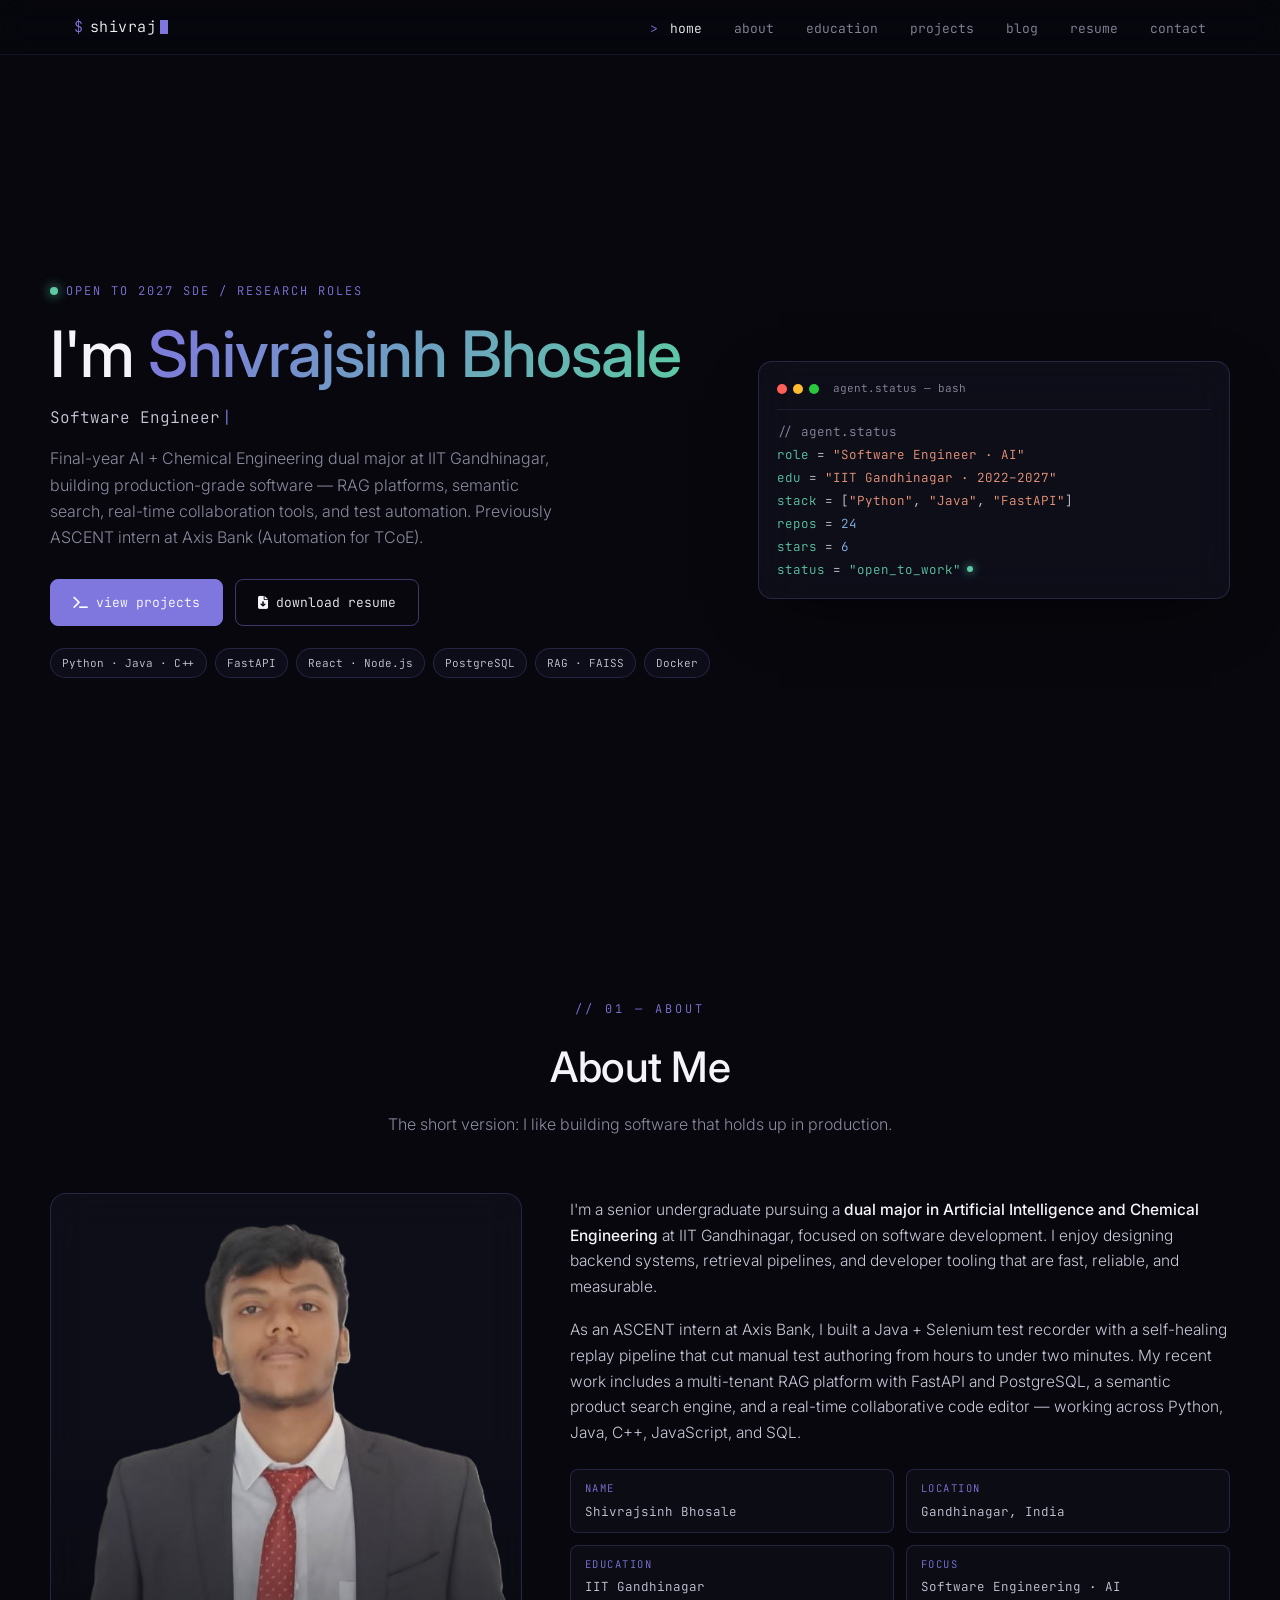
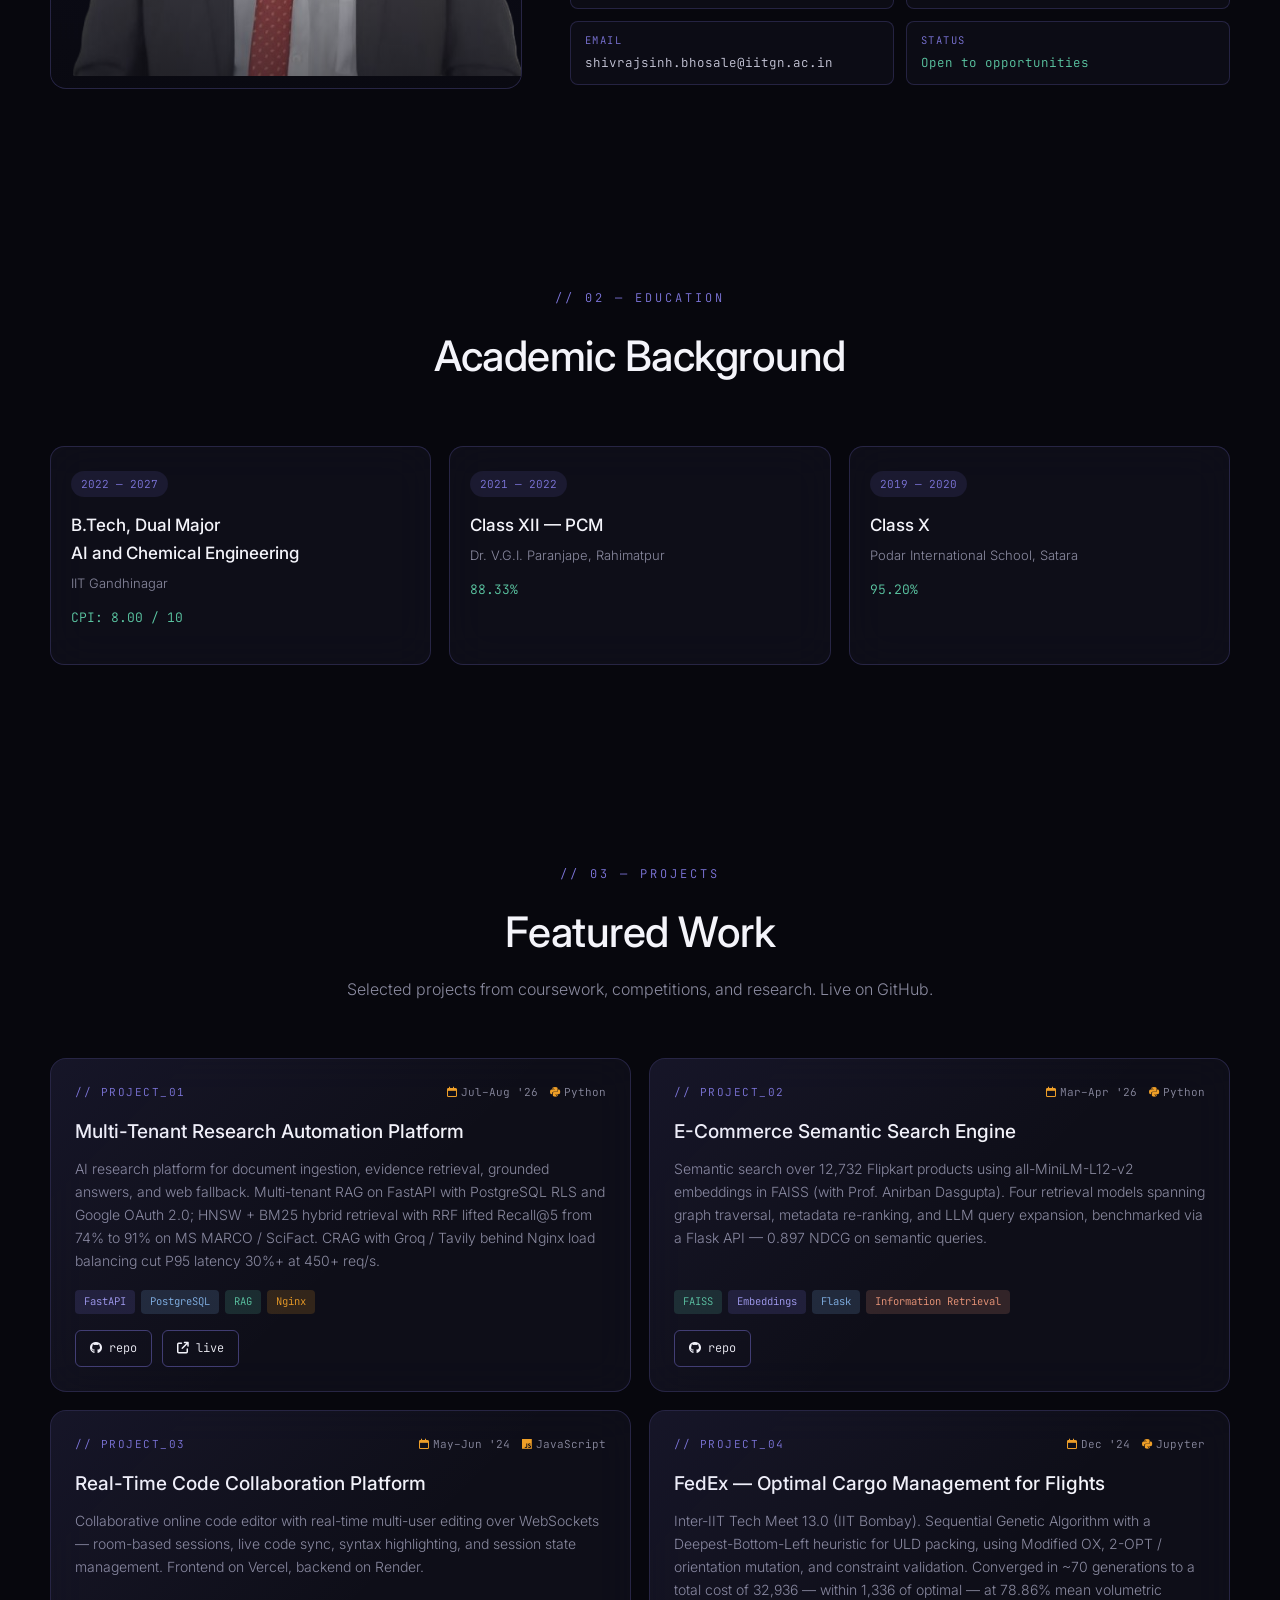
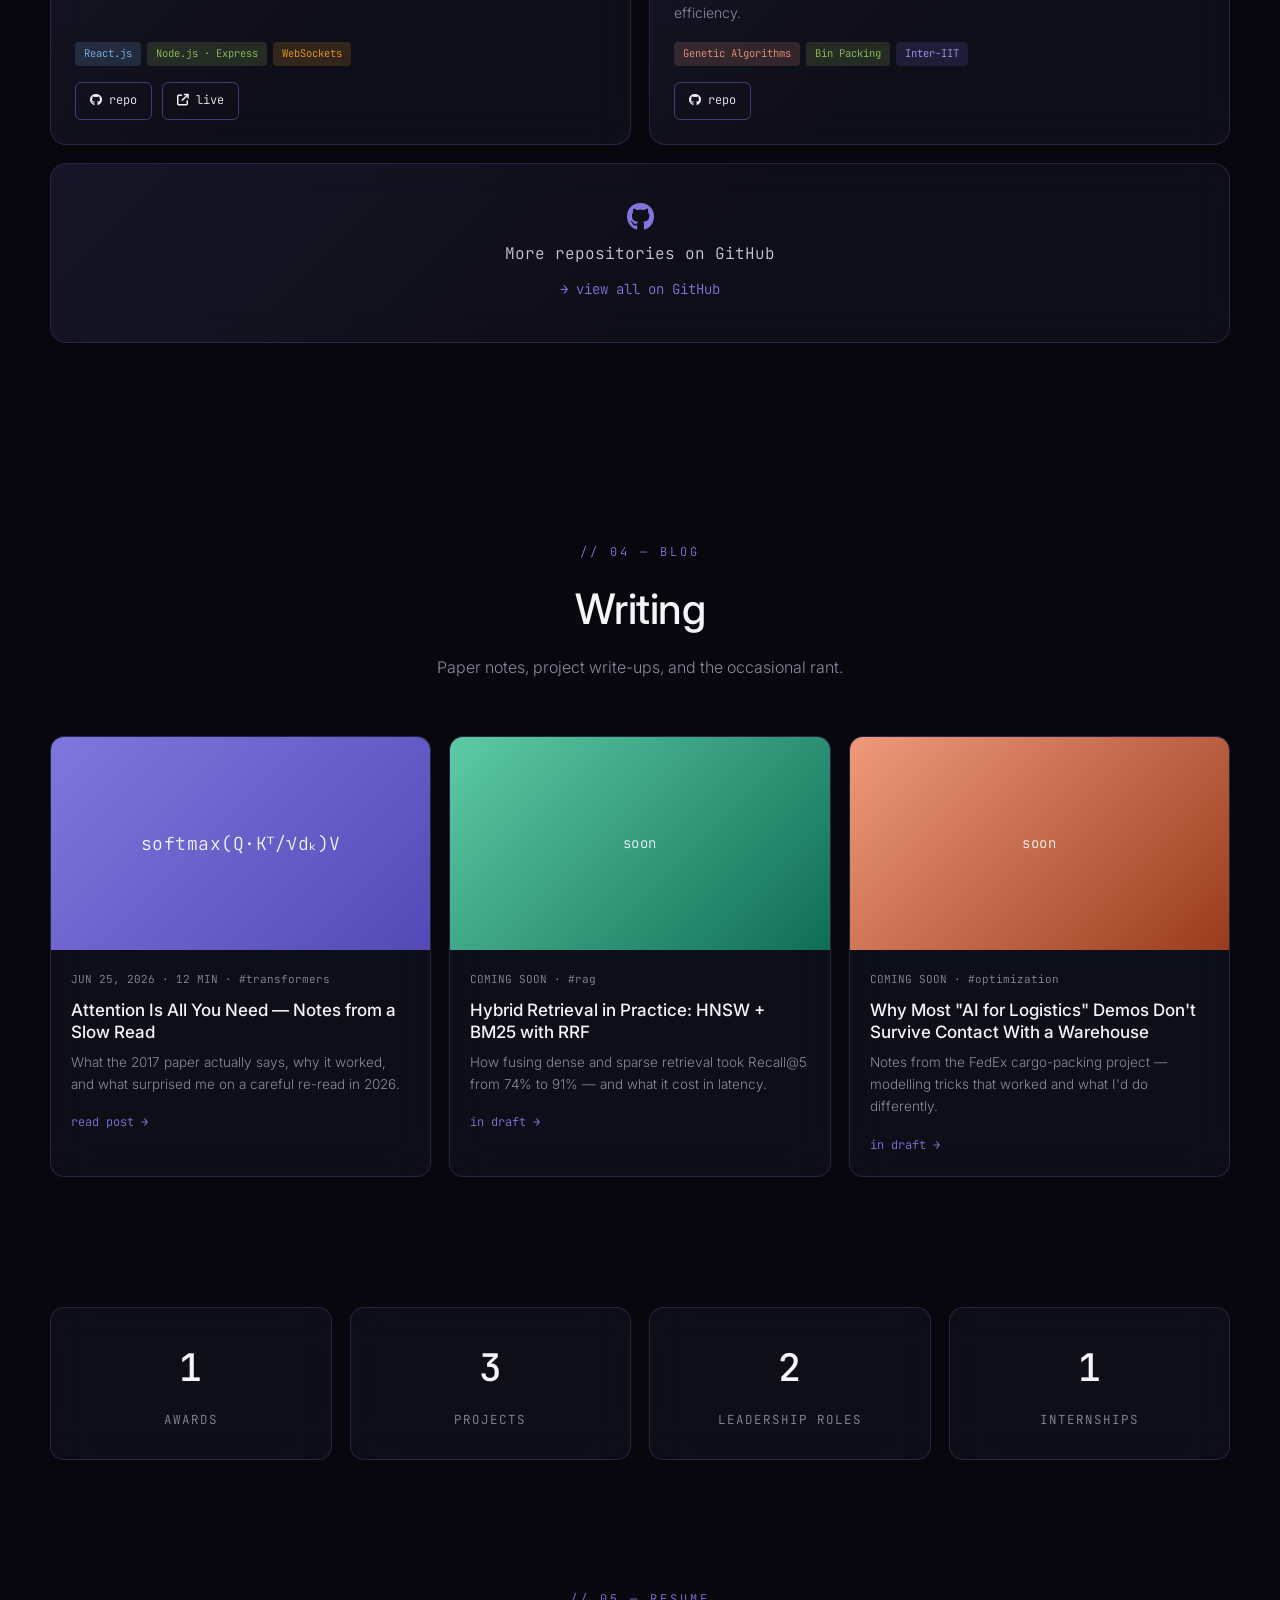
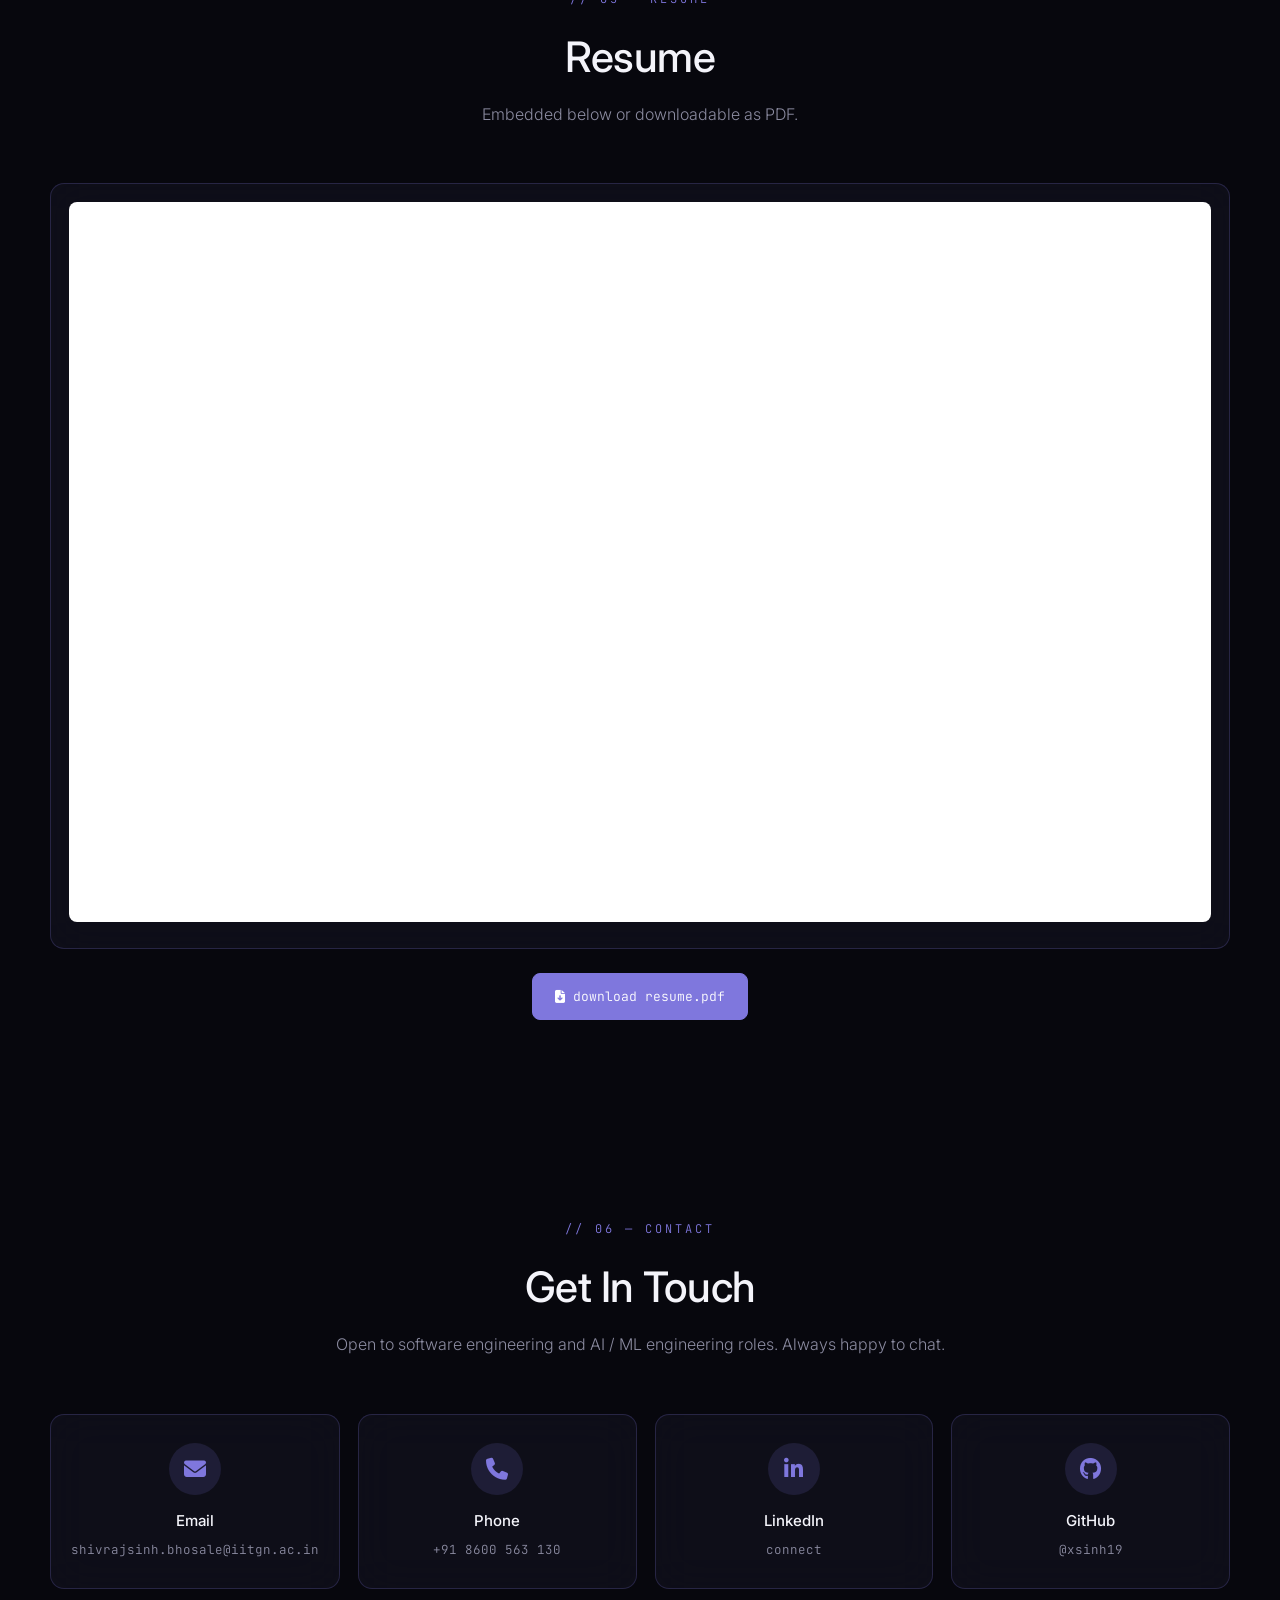
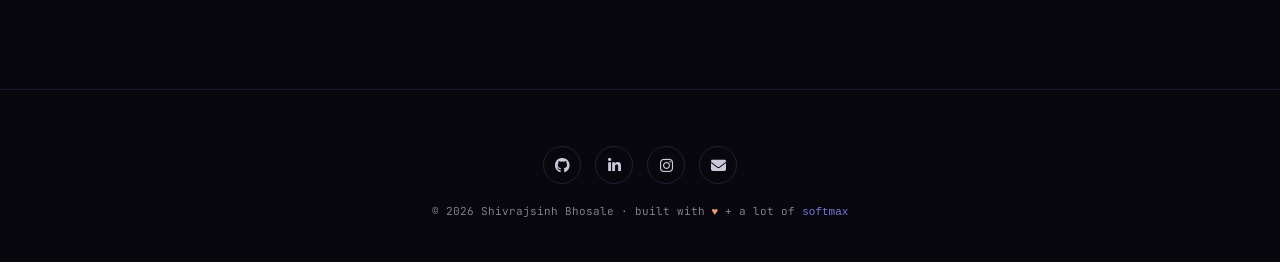
<file: index.html>
<!DOCTYPE html>
<html lang="en">
<head>
  <meta charset="utf-8">
  <meta name="viewport" content="width=device-width, initial-scale=1">
  <title>Shivrajsinh Bhosale — Software Engineer</title>
  <meta name="description" content="Software engineer and final-year AI + Chemical Engineering dual major at IIT Gandhinagar. Building backend systems, RAG platforms, and real-time web apps.">

  <!-- Open Graph / social preview -->
  <meta property="og:type" content="website">
  <meta property="og:url" content="https://shivrajbhosale.com/">
  <meta property="og:title" content="Shivrajsinh Bhosale — Software Engineer">
  <meta property="og:description" content="Building backend systems, RAG platforms, and real-time web apps.">
  <meta property="og:image" content="https://avatars.githubusercontent.com/u/142411804?v=4">
  <meta name="twitter:card" content="summary_large_image">

  <link rel="icon" type="image/svg+xml" href="data:image/svg+xml,%3Csvg xmlns='http://www.w3.org/2000/svg' viewBox='0 0 100 100'%3E%3Crect width='100' height='100' rx='22' fill='%237f77dd'/%3E%3Ctext x='50%25' y='58%25' text-anchor='middle' fill='white' font-family='monospace' font-size='52' font-weight='600'%3ES%3C/text%3E%3C/svg%3E">

  <!-- Fonts -->
  <link rel="preconnect" href="https://fonts.googleapis.com">
  <link rel="preconnect" href="https://fonts.gstatic.com" crossorigin>
  <link href="https://fonts.googleapis.com/css2?family=Inter:wght@300;400;500;600&family=JetBrains+Mono:wght@300;400;500&display=swap" rel="stylesheet">

  <!-- Icons -->
  <link rel="stylesheet" href="https://cdnjs.cloudflare.com/ajax/libs/font-awesome/6.5.1/css/all.min.css">

  <link rel="stylesheet" href="css/ai-theme.css">
</head>
<body>

  <canvas id="neural-bg" aria-hidden="true"></canvas>

  <!-- ============= NAV ============= -->
  <nav class="ai-nav">
    <div class="container">
      <a href="#home" class="brand">
        <span class="prompt">$</span>shivraj<span class="cursor"></span>
      </a>
      <ul>
        <li><a href="#home" class="active">home</a></li>
        <li><a href="#about">about</a></li>
        <li><a href="#education">education</a></li>
        <li><a href="#projects">projects</a></li>
        <li><a href="#blog">blog</a></li>
        <li><a href="#resume">resume</a></li>
        <li><a href="#contact">contact</a></li>
      </ul>
      <button class="menu-btn" aria-label="Toggle menu">menu</button>
    </div>
  </nav>

  <!-- ============= HERO ============= -->
  <section id="home" class="hero">
    <div class="container">
      <div class="hero-text reveal">
        <div class="badge"><span class="dot"></span>OPEN TO 2027 SDE / RESEARCH ROLES</div>
        <h1>I'm <span class="grad">Shivrajsinh Bhosale</span></h1>
        <p class="role"><span class="type-out"></span></p>
        <p class="desc">
          Final-year AI + Chemical Engineering dual major at IIT Gandhinagar, building production-grade software — RAG platforms, semantic search, real-time collaboration tools, and test automation. Previously ASCENT intern at Axis Bank (Automation for TCoE).
        </p>
        <div class="cta-row">
          <a href="#projects" class="btn btn-primary"><i class="fa-solid fa-terminal"></i> view projects</a>
          <a href="resume.pdf" download class="btn btn-ghost"><i class="fa-solid fa-file-arrow-down"></i> download resume</a>
        </div>
        <div class="chips">
          <span class="chip">Python · Java · C++</span>
          <span class="chip">FastAPI</span>
          <span class="chip">React · Node.js</span>
          <span class="chip">PostgreSQL</span>
          <span class="chip">RAG · FAISS</span>
          <span class="chip">Docker</span>
        </div>
      </div>

      <div class="hero-aside reveal">
        <div class="term-card">
          <div class="term-head">
            <span class="d r"></span><span class="d y"></span><span class="d g"></span>
            <span class="t">agent.status — bash</span>
          </div>
          <div><span class="c">// agent.status</span></div>
          <div><span class="k">role</span> = <span class="s">"Software Engineer · AI"</span></div>
          <div><span class="k">edu</span>  = <span class="s">"IIT Gandhinagar · 2022–2027"</span></div>
          <div><span class="k">stack</span> = [<span class="s">"Python"</span>, <span class="s">"Java"</span>, <span class="s">"FastAPI"</span>]</div>
          <div><span class="k">repos</span> = <span class="n" data-gh-repos>24</span></div>
          <div><span class="k">stars</span> = <span class="n" data-gh-stars>6</span></div>
          <div><span class="k">status</span> = <span class="ok">"open_to_work"</span></div>
        </div>
      </div>
    </div>
  </section>

  <!-- ============= ABOUT ============= -->
  <section id="about">
    <div class="container">
      <div class="section-head reveal">
        <div class="eyebrow">// 01 — ABOUT</div>
        <h2>About Me</h2>
        <p>The short version: I like building software that holds up in production.</p>
      </div>

      <div class="about-grid">
        <div class="about-photo reveal">
          <img src="images/photo_shiv.png" alt="Shivrajsinh Bhosale">
        </div>
        <div class="about-copy reveal">
          <p>
            I'm a senior undergraduate pursuing a <strong style="color:var(--text-0);font-weight:500;">dual major in Artificial Intelligence and Chemical Engineering</strong> at IIT Gandhinagar, focused on software development. I enjoy designing backend systems, retrieval pipelines, and developer tooling that are fast, reliable, and measurable.
          </p>
          <p>
            As an ASCENT intern at Axis Bank, I built a Java + Selenium test recorder with a self-healing replay pipeline that cut manual test authoring from hours to under two minutes. My recent work includes a multi-tenant RAG platform with FastAPI and PostgreSQL, a semantic product search engine, and a real-time collaborative code editor — working across Python, Java, C++, JavaScript, and SQL.
          </p>
          <ul class="about-meta">
            <li><span class="label">NAME</span>Shivrajsinh Bhosale</li>
            <li><span class="label">LOCATION</span>Gandhinagar, India</li>
            <li><span class="label">EDUCATION</span>IIT Gandhinagar</li>
            <li><span class="label">FOCUS</span>Software Engineering · AI</li>
            <li><span class="label">EMAIL</span>shivrajsinh.bhosale@iitgn.ac.in</li>
            <li><span class="label">STATUS</span><span style="color:var(--accent-2);">Open to opportunities</span></li>
          </ul>
        </div>
      </div>
    </div>
  </section>

  <!-- ============= EDUCATION ============= -->
  <section id="education">
    <div class="container">
      <div class="section-head reveal">
        <div class="eyebrow">// 02 — EDUCATION</div>
        <h2>Academic Background</h2>
      </div>
      <div class="edu-grid">
        <div class="edu-card reveal">
          <span class="date">2022 — 2027</span>
          <h3>B.Tech, Dual Major<br>AI and Chemical Engineering</h3>
          <p class="inst">IIT Gandhinagar</p>
          <p class="score">CPI: 8.00 / 10</p>
        </div>
        <div class="edu-card reveal">
          <span class="date">2021 — 2022</span>
          <h3>Class XII — PCM</h3>
          <p class="inst">Dr. V.G.I. Paranjape, Rahimatpur</p>
          <p class="score">88.33%</p>
        </div>
        <div class="edu-card reveal">
          <span class="date">2019 — 2020</span>
          <h3>Class X</h3>
          <p class="inst">Podar International School, Satara</p>
          <p class="score">95.20%</p>
        </div>
      </div>
    </div>
  </section>

  <!-- ============= PROJECTS ============= -->
  <section id="projects">
    <div class="container">
      <div class="section-head reveal">
        <div class="eyebrow">// 03 — PROJECTS</div>
        <h2>Featured Work</h2>
        <p>Selected projects from coursework, competitions, and research. Live on GitHub.</p>
      </div>

      <div class="proj-grid">

        <div class="proj-card reveal">
          <div class="proj-head">
            <span class="id">// PROJECT_01</span>
            <div class="meta">
              <span><i class="fa-regular fa-calendar"></i>Jul–Aug '26</span>
              <span><i class="fa-brands fa-python"></i>Python</span>
            </div>
          </div>
          <h3>Multi-Tenant Research Automation Platform</h3>
          <p>
            AI research platform for document ingestion, evidence retrieval, grounded answers, and web fallback. Multi-tenant RAG on FastAPI with PostgreSQL RLS and Google OAuth 2.0; HNSW + BM25 hybrid retrieval with RRF lifted Recall@5 from 74% to 91% on MS MARCO / SciFact. CRAG with Groq / Tavily behind Nginx load balancing cut P95 latency 30%+ at 450+ req/s.
          </p>
          <div class="proj-tags">
            <span class="tag purple">FastAPI</span>
            <span class="tag blue">PostgreSQL</span>
            <span class="tag teal">RAG</span>
            <span class="tag amber">Nginx</span>
          </div>
          <div class="actions">
            <a href="https://github.com/xsinh19/ai_research_platform" target="_blank" rel="noopener"><i class="fa-brands fa-github"></i> repo</a>
            <a href="http://ragsearch.duckdns.org/" target="_blank" rel="noopener"><i class="fa-solid fa-arrow-up-right-from-square"></i> live</a>
          </div>
        </div>

        <div class="proj-card reveal">
          <div class="proj-head">
            <span class="id">// PROJECT_02</span>
            <div class="meta">
              <span><i class="fa-regular fa-calendar"></i>Mar–Apr '26</span>
              <span><i class="fa-brands fa-python"></i>Python</span>
            </div>
          </div>
          <h3>E-Commerce Semantic Search Engine</h3>
          <p>
            Semantic search over 12,732 Flipkart products using all-MiniLM-L12-v2 embeddings in FAISS (with Prof. Anirban Dasgupta). Four retrieval models spanning graph traversal, metadata re-ranking, and LLM query expansion, benchmarked via a Flask API — 0.897 NDCG on semantic queries.
          </p>
          <div class="proj-tags">
            <span class="tag teal">FAISS</span>
            <span class="tag purple">Embeddings</span>
            <span class="tag blue">Flask</span>
            <span class="tag coral">Information Retrieval</span>
          </div>
          <div class="actions">
            <a href="https://github.com/xsinh19/data-science-group-project" target="_blank" rel="noopener"><i class="fa-brands fa-github"></i> repo</a>
          </div>
        </div>

        <div class="proj-card reveal">
          <div class="proj-head">
            <span class="id">// PROJECT_03</span>
            <div class="meta">
              <span><i class="fa-regular fa-calendar"></i>May–Jun '24</span>
              <span><i class="fa-brands fa-js"></i>JavaScript</span>
            </div>
          </div>
          <h3>Real-Time Code Collaboration Platform</h3>
          <p>
            Collaborative online code editor with real-time multi-user editing over WebSockets — room-based sessions, live code sync, syntax highlighting, and session state management. Frontend on Vercel, backend on Render.
          </p>
          <div class="proj-tags">
            <span class="tag blue">React.js</span>
            <span class="tag green">Node.js · Express</span>
            <span class="tag amber">WebSockets</span>
          </div>
          <div class="actions">
            <a href="https://github.com/xsinh19/realtime-code-compiler-main" target="_blank" rel="noopener"><i class="fa-brands fa-github"></i> repo</a>
            <a href="https://realtime-code-editor-main-one.vercel.app" target="_blank" rel="noopener"><i class="fa-solid fa-arrow-up-right-from-square"></i> live</a>
          </div>
        </div>

        <div class="proj-card reveal">
          <div class="proj-head">
            <span class="id">// PROJECT_04</span>
            <div class="meta">
              <span><i class="fa-regular fa-calendar"></i>Dec '24</span>
              <span><i class="fa-brands fa-python"></i>Jupyter</span>
            </div>
          </div>
          <h3>FedEx — Optimal Cargo Management for Flights</h3>
          <p>
            Inter-IIT Tech Meet 13.0 (IIT Bombay). Sequential Genetic Algorithm with a Deepest-Bottom-Left heuristic for ULD packing, using Modified OX, 2-OPT / orientation mutation, and constraint validation. Converged in ~70 generations to a total cost of 32,936 — within 1,336 of optimal — at 78.86% mean volumetric efficiency.
          </p>
          <div class="proj-tags">
            <span class="tag coral">Genetic Algorithms</span>
            <span class="tag green">Bin Packing</span>
            <span class="tag purple">Inter-IIT</span>
          </div>
          <div class="actions">
            <a href="https://github.com/xsinh19/FedEx_Optimization_InterIIT_Tech13.0" target="_blank" rel="noopener"><i class="fa-brands fa-github"></i> repo</a>
          </div>
        </div>

        <div class="proj-card more reveal" style="grid-column:1 / -1;">
          <div>
            <i class="fa-brands fa-github" style="font-size:28px;color:var(--accent);margin-bottom:10px;"></i>
            <div style="margin-bottom:8px;color:var(--text-1);">More repositories on GitHub</div>
            <a href="https://github.com/xsinh19?tab=repositories" target="_blank" rel="noopener">
              → view all on GitHub
            </a>
          </div>
        </div>

      </div>
    </div>
  </section>

  <!-- ============= BLOG ============= -->
  <section id="blog">
    <div class="container">
      <div class="section-head reveal">
        <div class="eyebrow">// 04 — BLOG</div>
        <h2>Writing</h2>
        <p>Paper notes, project write-ups, and the occasional rant.</p>
      </div>

      <div class="blog-grid">
        <div class="blog-card reveal">
          <a href="blog/attention-is-all-you-need.html">
            <div class="cover qkv"><span>QKV</span></div>
          </a>
          <div class="body">
            <div class="meta">JUN 25, 2026 · 12 MIN · #transformers</div>
            <h3><a href="blog/attention-is-all-you-need.html">Attention Is All You Need — Notes from a Slow Read</a></h3>
            <p>What the 2017 paper actually says, why it worked, and what surprised me on a careful re-read in 2026.</p>
            <a class="read" href="blog/attention-is-all-you-need.html">read post →</a>
          </div>
        </div>

        <div class="blog-card reveal">
          <div class="cover" style="background:linear-gradient(135deg,#5dcaa5,#0f6e56);">soon</div>
          <div class="body">
            <div class="meta">COMING SOON · #rag</div>
            <h3><a href="#">Hybrid Retrieval in Practice: HNSW + BM25 with RRF</a></h3>
            <p>How fusing dense and sparse retrieval took Recall@5 from 74% to 91% — and what it cost in latency.</p>
            <a class="read" href="#">in draft →</a>
          </div>
        </div>

        <div class="blog-card reveal">
          <div class="cover" style="background:linear-gradient(135deg,#f0997b,#993c1d);">soon</div>
          <div class="body">
            <div class="meta">COMING SOON · #optimization</div>
            <h3><a href="#">Why Most "AI for Logistics" Demos Don't Survive Contact With a Warehouse</a></h3>
            <p>Notes from the FedEx cargo-packing project — modelling tricks that worked and what I'd do differently.</p>
            <a class="read" href="#">in draft →</a>
          </div>
        </div>
      </div>
    </div>
  </section>

  <!-- ============= STATS ============= -->
  <section id="stats" style="padding-top:30px;padding-bottom:30px;">
    <div class="container">
      <div class="stats">
        <div class="stat reveal"><span class="n" data-count="3">0</span><span class="l">AWARDS</span></div>
        <div class="stat reveal"><span class="n" data-count="8">0</span><span class="l">PROJECTS</span></div>
        <div class="stat reveal"><span class="n" data-count="6">0</span><span class="l">LEADERSHIP ROLES</span></div>
        <div class="stat reveal"><span class="n" data-count="3">0</span><span class="l">INTERNSHIPS</span></div>
      </div>
    </div>
  </section>

  <!-- ============= RESUME ============= -->
  <section id="resume">
    <div class="container">
      <div class="section-head reveal">
        <div class="eyebrow">// 05 — RESUME</div>
        <h2>Resume</h2>
        <p>Embedded below or downloadable as PDF.</p>
      </div>
      <div class="cv-wrap reveal">
        <iframe src="resume.pdf" title="Resume"></iframe>
      </div>
      <div class="cv-actions">
        <a href="resume.pdf" download class="btn btn-primary"><i class="fa-solid fa-file-arrow-down"></i> download resume.pdf</a>
      </div>
    </div>
  </section>

  <!-- ============= CONTACT ============= -->
  <section id="contact">
    <div class="container">
      <div class="section-head reveal">
        <div class="eyebrow">// 06 — CONTACT</div>
        <h2>Get In Touch</h2>
        <p>Open to software engineering and AI / ML engineering roles. Always happy to chat.</p>
      </div>

      <div class="contact-grid">
        <div class="contact-card reveal">
          <div class="icon"><i class="fa-solid fa-envelope"></i></div>
          <h3>Email</h3>
          <p><a href="mailto:shivrajsinh.bhosale@iitgn.ac.in">shivrajsinh.bhosale@iitgn.ac.in</a></p>
        </div>
        <div class="contact-card reveal">
          <div class="icon"><i class="fa-solid fa-phone"></i></div>
          <h3>Phone</h3>
          <p><a href="tel:+918600563130">+91 8600 563 130</a></p>
        </div>
        <div class="contact-card reveal">
          <div class="icon"><i class="fa-brands fa-linkedin-in"></i></div>
          <h3>LinkedIn</h3>
          <p><a href="https://www.linkedin.com/in/shivrajsinh-bhosale-a50174256/" target="_blank" rel="noopener">connect</a></p>
        </div>
        <div class="contact-card reveal">
          <div class="icon"><i class="fa-brands fa-github"></i></div>
          <h3>GitHub</h3>
          <p><a href="https://github.com/xsinh19" target="_blank" rel="noopener">@xsinh19</a></p>
        </div>
      </div>
    </div>
  </section>

  <!-- ============= FOOTER ============= -->
  <footer class="ai-footer">
    <div class="container">
      <div class="socials">
        <a href="https://github.com/xsinh19" target="_blank" rel="noopener" aria-label="GitHub"><i class="fa-brands fa-github"></i></a>
        <a href="https://www.linkedin.com/in/shivrajsinh-bhosale-a50174256/" target="_blank" rel="noopener" aria-label="LinkedIn"><i class="fa-brands fa-linkedin-in"></i></a>
        <a href="https://www.instagram.com/shivrajsinh_b?utm_source=qr" target="_blank" rel="noopener" aria-label="Instagram"><i class="fa-brands fa-instagram"></i></a>
        <a href="mailto:shivrajsinh.bhosale@iitgn.ac.in" aria-label="Email"><i class="fa-solid fa-envelope"></i></a>
      </div>
      <p class="small">
        © <span data-year>2026</span> Shivrajsinh Bhosale · built with <span class="heart">♥</span> + a lot of <code style="color:var(--accent);">softmax</code>
      </p>
    </div>
  </footer>

  <script src="js/neural-bg.js"></script>
  <script src="js/portfolio.js"></script>
</body>
</html>
</file>
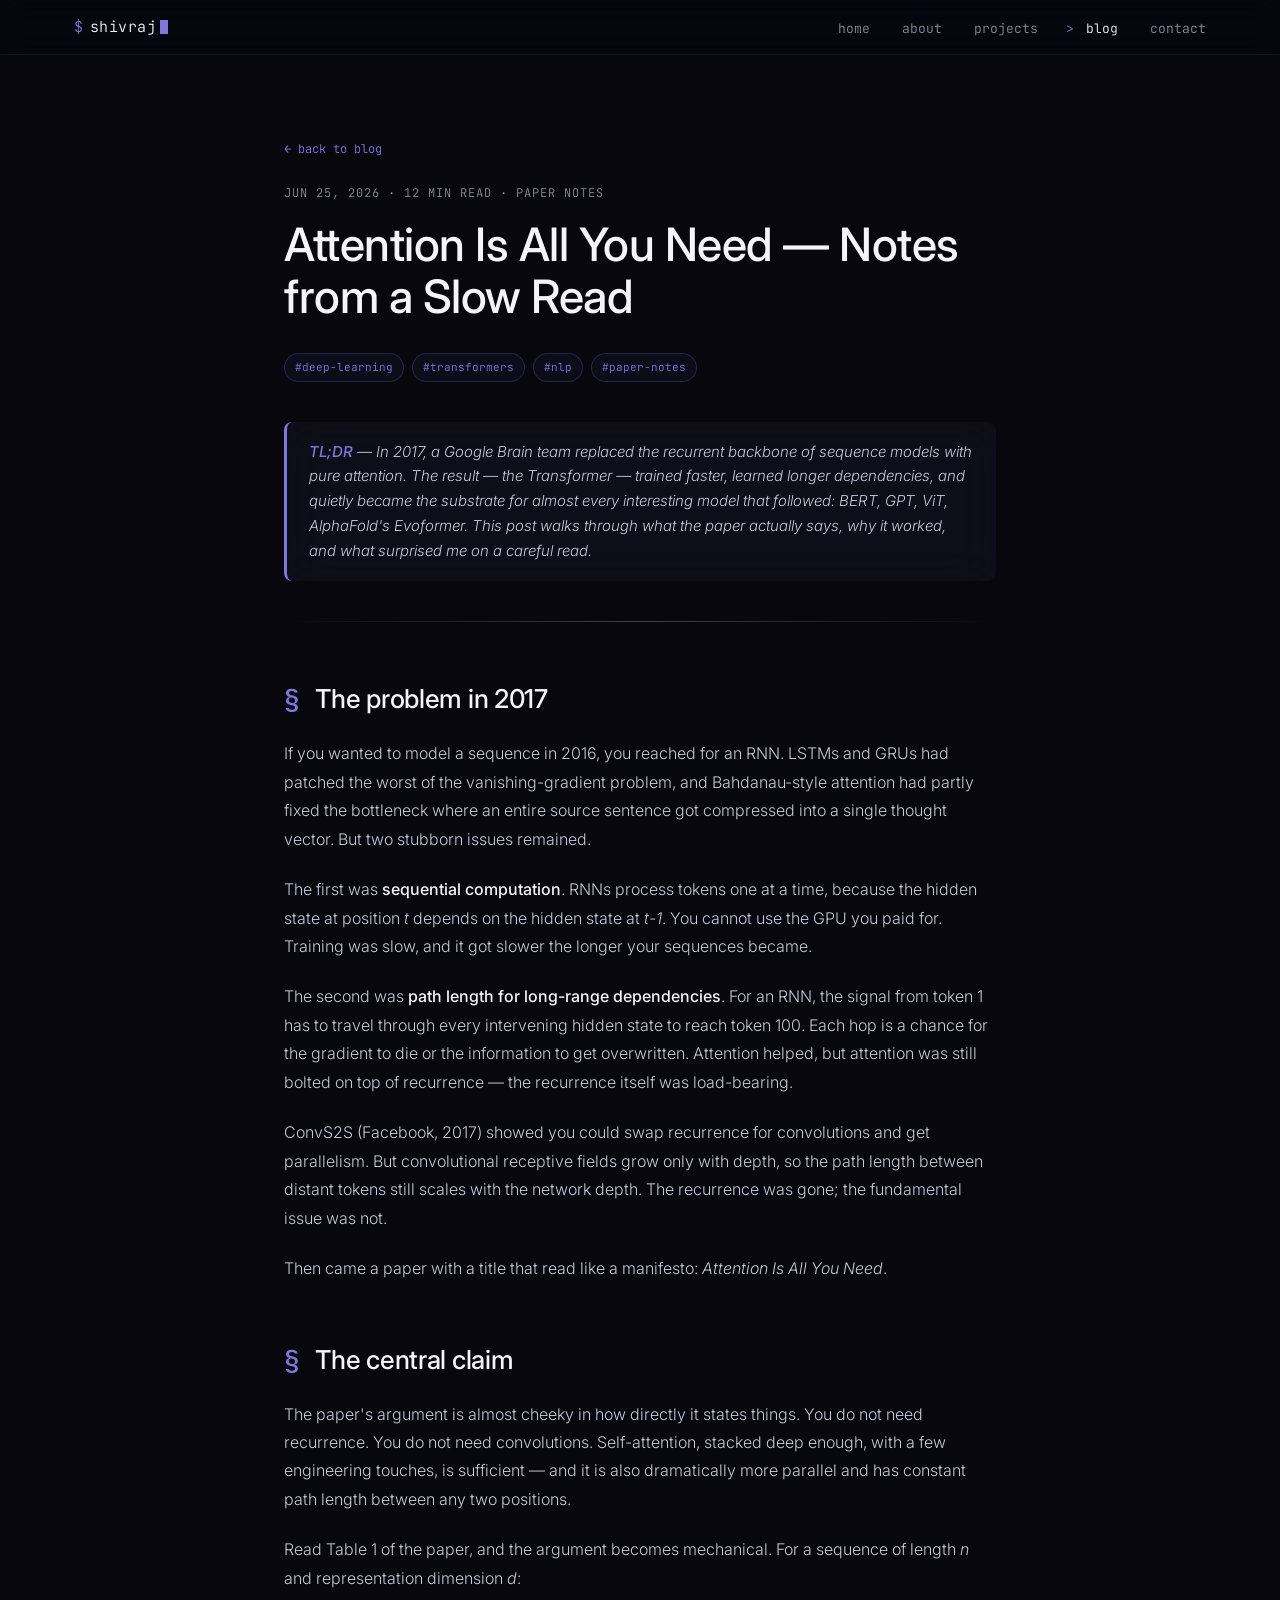
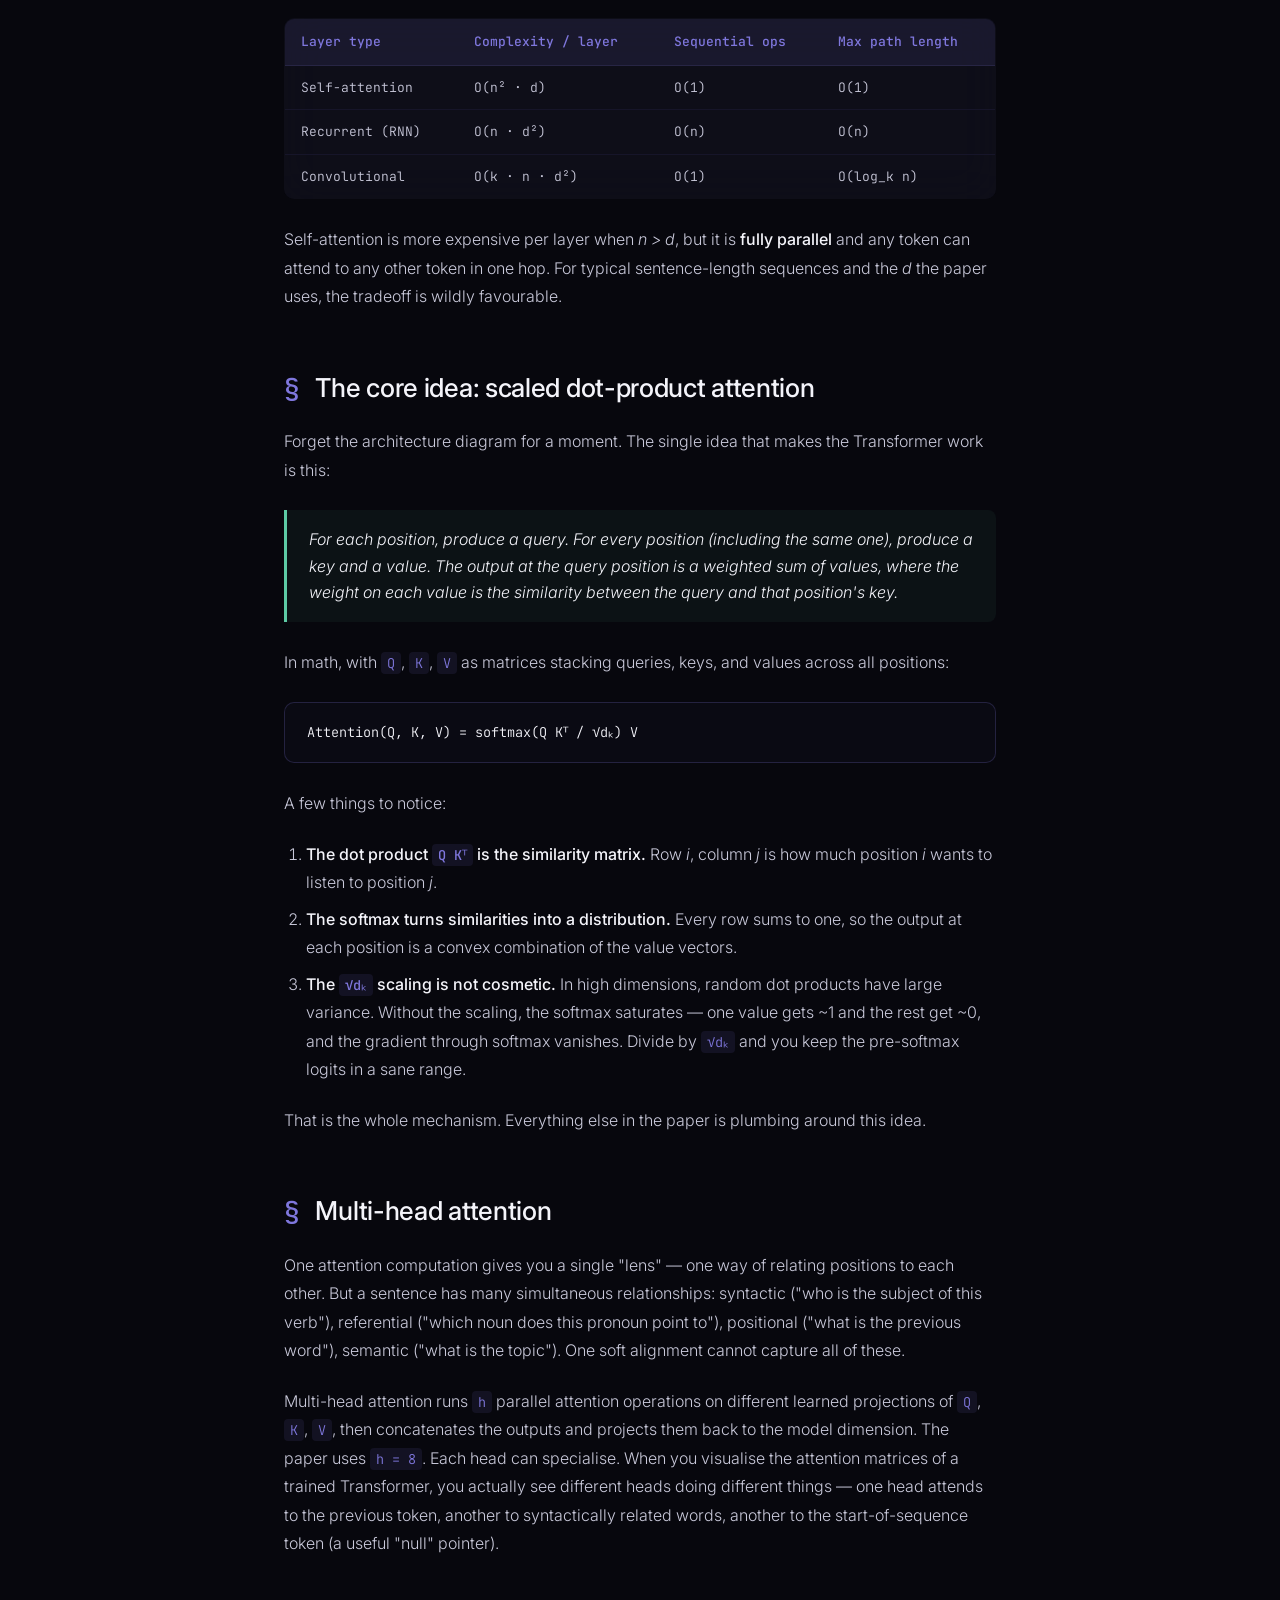
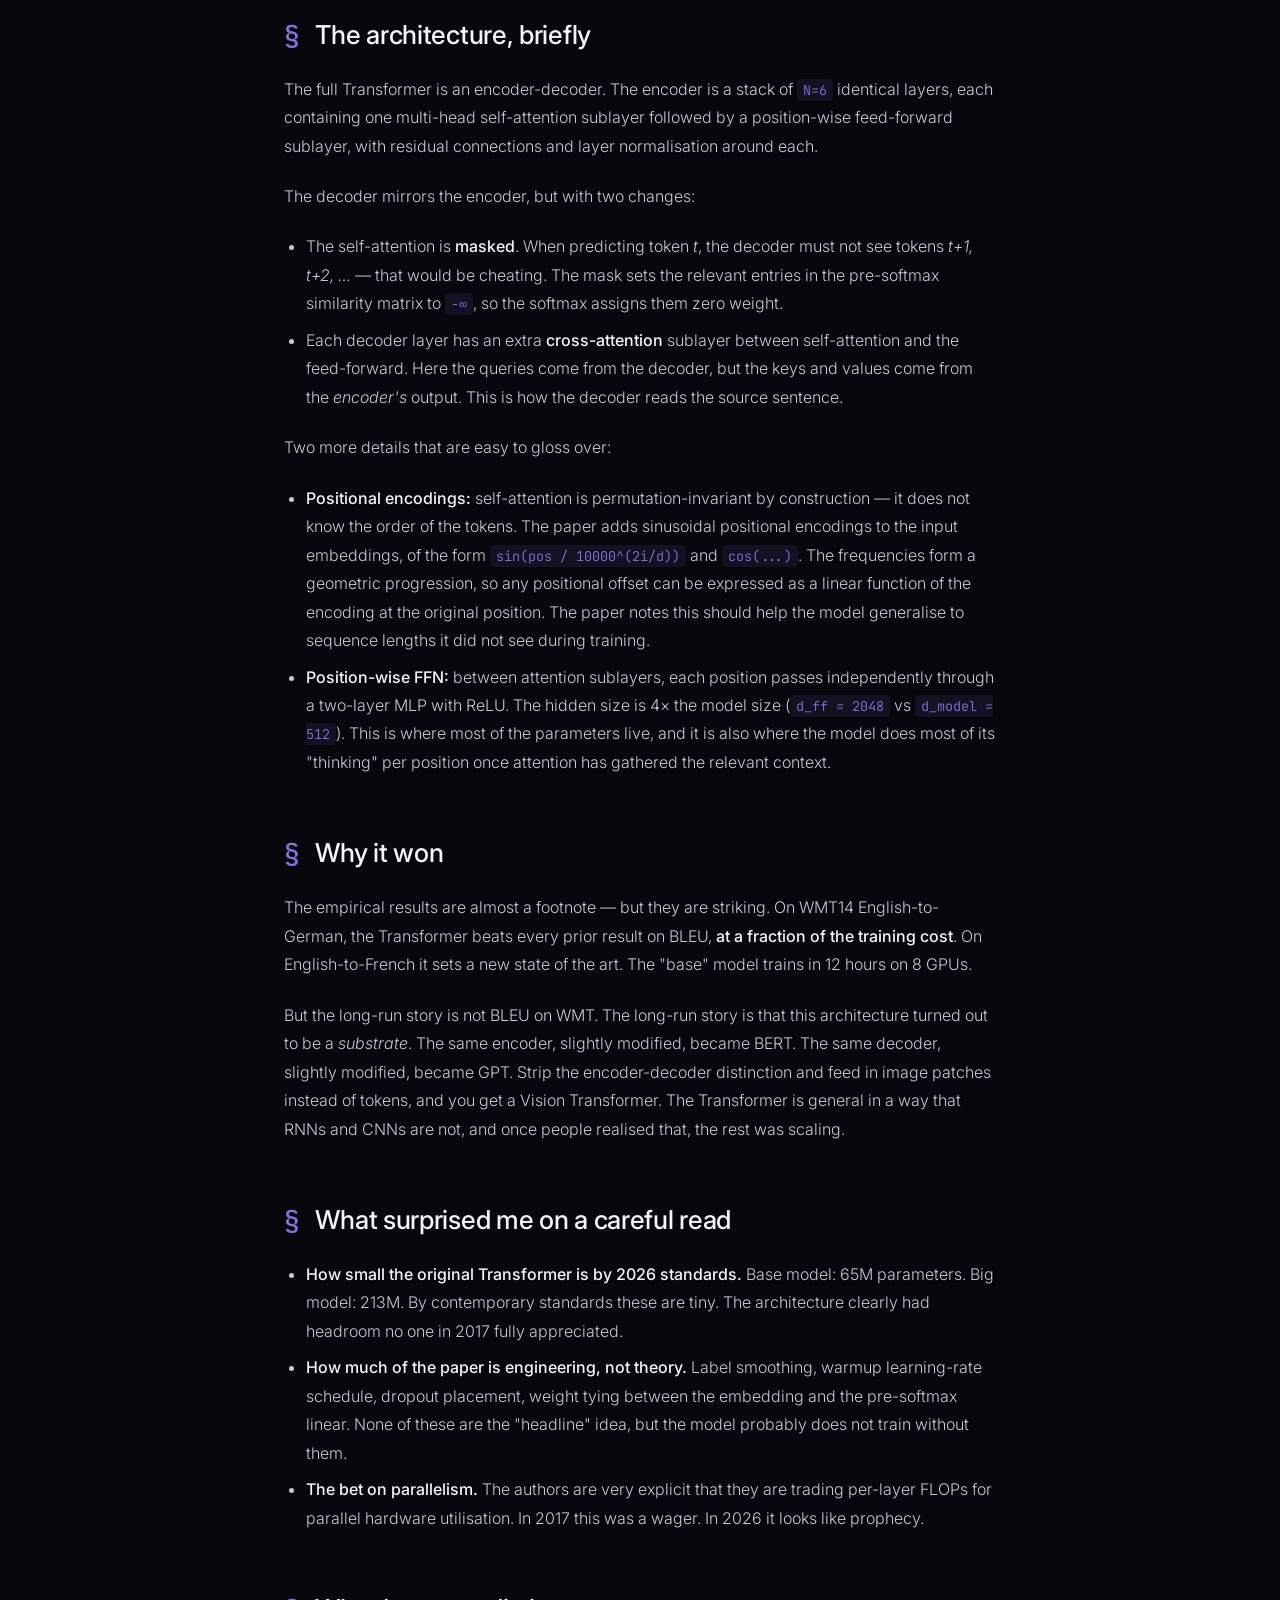
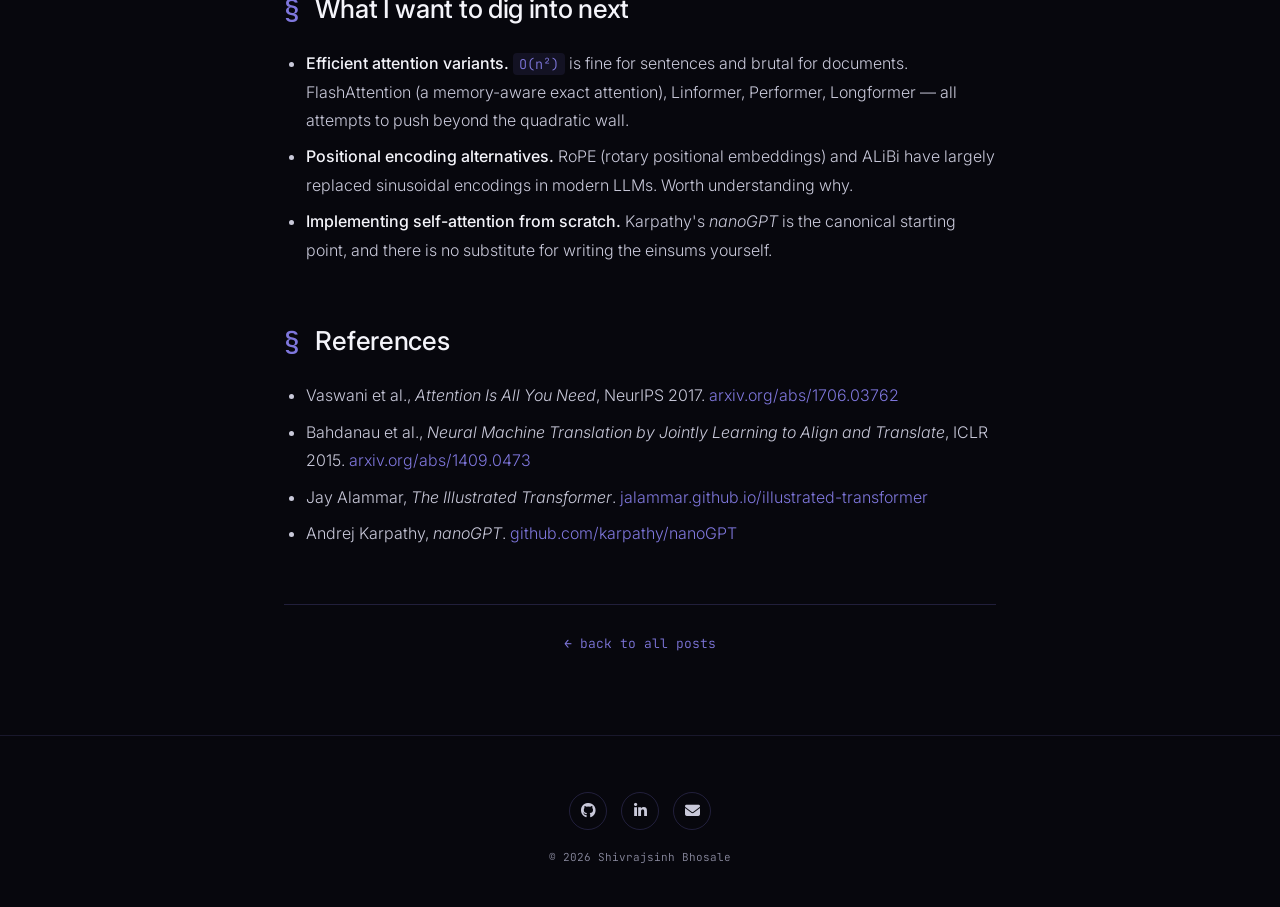
<file: blog/attention-is-all-you-need.html>
<!DOCTYPE html>
<html lang="en">
<head>
  <meta charset="utf-8">
  <meta name="viewport" content="width=device-width, initial-scale=1">
  <title>Attention Is All You Need — Notes from a Slow Read · Shivrajsinh Bhosale</title>
  <meta name="description" content="Walking through the 2017 Transformer paper — what it actually says, why it worked, and what surprised me on a careful re-read in 2026.">

  <meta property="og:type" content="article">
  <meta property="og:title" content="Attention Is All You Need — Notes from a Slow Read">
  <meta property="og:description" content="What the 2017 Transformer paper actually says, why it worked, and what surprised me on a careful re-read.">
  <meta property="og:url" content="https://shivrajbhosale.com/blog/attention-is-all-you-need.html">
  <meta property="og:image" content="https://avatars.githubusercontent.com/u/142411804?v=4">

  <link rel="icon" type="image/svg+xml" href="data:image/svg+xml,%3Csvg xmlns='http://www.w3.org/2000/svg' viewBox='0 0 100 100'%3E%3Crect width='100' height='100' rx='22' fill='%237f77dd'/%3E%3Ctext x='50%25' y='58%25' text-anchor='middle' fill='white' font-family='monospace' font-size='52' font-weight='600'%3ES%3C/text%3E%3C/svg%3E">

  <link rel="preconnect" href="https://fonts.googleapis.com">
  <link rel="preconnect" href="https://fonts.gstatic.com" crossorigin>
  <link href="https://fonts.googleapis.com/css2?family=Inter:wght@300;400;500;600;700&family=JetBrains+Mono:wght@300;400;500&display=swap" rel="stylesheet">
  <link rel="stylesheet" href="https://cdnjs.cloudflare.com/ajax/libs/font-awesome/6.5.1/css/all.min.css">
  <link rel="stylesheet" href="../css/ai-theme.css">

  <style>
    .post {
      max-width: 760px;
      margin: 0 auto;
      padding: 140px 24px 80px;
    }
    .post .crumb {
      font-family: var(--mono);
      font-size: 12px;
      color: var(--text-2);
      margin-bottom: 24px;
    }
    .post .crumb a { color: var(--accent); }
    .post .post-meta {
      font-family: var(--mono);
      font-size: 12px;
      color: var(--text-2);
      letter-spacing: 1px;
      margin-bottom: 14px;
    }
    .post h1.post-title {
      font-family: var(--sans);
      font-size: clamp(30px, 5vw, 46px);
      font-weight: 500;
      color: var(--text-0);
      line-height: 1.15;
      margin: 0 0 30px;
      letter-spacing: -0.5px;
    }
    .post .tags { display: flex; gap: 8px; margin-bottom: 40px; flex-wrap: wrap; }
    .post .tags .tag {
      font-family: var(--mono);
      font-size: 11px;
      color: var(--accent);
      padding: 4px 10px;
      border-radius: 20px;
      border: 1px solid var(--glass-border);
      background: rgba(127,119,221,0.06);
    }
    .post .tldr {
      background: var(--glass);
      border-left: 3px solid var(--accent);
      border-radius: 8px;
      padding: 18px 22px;
      font-size: 15px;
      color: var(--text-1);
      margin: 0 0 40px;
      backdrop-filter: blur(20px);
      -webkit-backdrop-filter: blur(20px);
    }
    .post .tldr strong { color: var(--accent); font-weight: 500; }
    .post hr {
      border: 0;
      height: 1px;
      background: linear-gradient(to right, transparent, var(--glass-border-strong), transparent);
      margin: 40px 0;
    }
    .post h2 {
      font-family: var(--sans);
      font-size: 26px;
      font-weight: 500;
      color: var(--text-0);
      margin: 56px 0 18px;
      letter-spacing: -0.3px;
    }
    .post h2::before {
      content: '§ ';
      color: var(--accent);
      font-family: var(--mono);
    }
    .post p {
      font-size: 16px;
      line-height: 1.78;
      color: var(--text-1);
      margin: 0 0 22px;
    }
    .post p strong { color: var(--text-0); font-weight: 500; }
    .post blockquote {
      margin: 26px 0;
      padding: 16px 22px;
      border-left: 3px solid var(--accent-2);
      background: rgba(93,202,165,0.05);
      border-radius: 0 8px 8px 0;
      color: var(--text-0);
      font-style: italic;
    }
    .post blockquote p:last-child { margin-bottom: 0; }
    .post code {
      font-family: var(--mono);
      font-size: 13.5px;
      background: rgba(127,119,221,0.10);
      color: var(--accent);
      padding: 2px 6px;
      border-radius: 4px;
    }
    .post pre {
      background: #0a0a13;
      border: 1px solid var(--glass-border);
      border-radius: 10px;
      padding: 18px 22px;
      overflow-x: auto;
      margin: 26px 0;
    }
    .post pre code {
      background: none;
      color: var(--text-0);
      padding: 0;
      font-size: 13.5px;
      line-height: 1.7;
    }
    .post ol, .post ul {
      color: var(--text-1);
      line-height: 1.78;
      padding-left: 22px;
      margin: 0 0 22px;
    }
    .post ol li, .post ul li { margin-bottom: 8px; font-size: 16px; }
    .post ol li strong, .post ul li strong { color: var(--text-0); font-weight: 500; }

    .post table {
      width: 100%;
      border-collapse: collapse;
      margin: 26px 0;
      font-family: var(--mono);
      font-size: 13px;
      background: var(--glass);
      border: 1px solid var(--glass-border);
      border-radius: 10px;
      overflow: hidden;
      backdrop-filter: blur(20px);
      -webkit-backdrop-filter: blur(20px);
    }
    .post table th {
      text-align: left;
      padding: 12px 16px;
      background: rgba(127,119,221,0.10);
      color: var(--accent);
      font-weight: 500;
      border-bottom: 1px solid var(--glass-border);
    }
    .post table td {
      padding: 11px 16px;
      color: var(--text-1);
      border-bottom: 1px solid rgba(127,119,221,0.08);
    }
    .post table tr:last-child td { border-bottom: 0; }

    .post .footnote-back {
      margin-top: 56px;
      padding-top: 24px;
      border-top: 1px solid var(--glass-border);
      text-align: center;
    }
    .post .footnote-back a {
      font-family: var(--mono);
      font-size: 13px;
      color: var(--accent);
    }
  </style>
</head>
<body>
  <canvas id="neural-bg" aria-hidden="true"></canvas>

  <nav class="ai-nav">
    <div class="container">
      <a href="../index.html" class="brand"><span class="prompt">$</span>shivraj<span class="cursor"></span></a>
      <ul>
        <li><a href="../index.html#home">home</a></li>
        <li><a href="../index.html#about">about</a></li>
        <li><a href="../index.html#projects">projects</a></li>
        <li><a href="../index.html#blog" class="active">blog</a></li>
        <li><a href="../index.html#contact">contact</a></li>
      </ul>
      <button class="menu-btn" aria-label="Toggle menu">menu</button>
    </div>
  </nav>

  <article class="post">
    <div class="crumb"><a href="../index.html#blog">← back to blog</a></div>
    <div class="post-meta">JUN 25, 2026 · 12 MIN READ · PAPER NOTES</div>
    <h1 class="post-title">Attention Is All You Need — Notes from a Slow Read</h1>
    <div class="tags">
      <span class="tag">#deep-learning</span>
      <span class="tag">#transformers</span>
      <span class="tag">#nlp</span>
      <span class="tag">#paper-notes</span>
    </div>

    <blockquote class="tldr">
      <strong>TL;DR</strong> — In 2017, a Google Brain team replaced the recurrent backbone of sequence models with pure attention. The result — the Transformer — trained faster, learned longer dependencies, and quietly became the substrate for almost every interesting model that followed: BERT, GPT, ViT, AlphaFold's Evoformer. This post walks through what the paper actually says, why it worked, and what surprised me on a careful read.
    </blockquote>

    <hr>

    <h2>The problem in 2017</h2>
    <p>If you wanted to model a sequence in 2016, you reached for an RNN. LSTMs and GRUs had patched the worst of the vanishing-gradient problem, and Bahdanau-style attention had partly fixed the bottleneck where an entire source sentence got compressed into a single thought vector. But two stubborn issues remained.</p>

    <p>The first was <strong>sequential computation</strong>. RNNs process tokens one at a time, because the hidden state at position <em>t</em> depends on the hidden state at <em>t-1</em>. You cannot use the GPU you paid for. Training was slow, and it got slower the longer your sequences became.</p>

    <p>The second was <strong>path length for long-range dependencies</strong>. For an RNN, the signal from token 1 has to travel through every intervening hidden state to reach token 100. Each hop is a chance for the gradient to die or the information to get overwritten. Attention helped, but attention was still bolted on top of recurrence — the recurrence itself was load-bearing.</p>

    <p>ConvS2S (Facebook, 2017) showed you could swap recurrence for convolutions and get parallelism. But convolutional receptive fields grow only with depth, so the path length between distant tokens still scales with the network depth. The recurrence was gone; the fundamental issue was not.</p>

    <p>Then came a paper with a title that read like a manifesto: <em>Attention Is All You Need</em>.</p>

    <h2>The central claim</h2>
    <p>The paper's argument is almost cheeky in how directly it states things. You do not need recurrence. You do not need convolutions. Self-attention, stacked deep enough, with a few engineering touches, is sufficient — and it is also dramatically more parallel and has constant path length between any two positions.</p>

    <p>Read Table 1 of the paper, and the argument becomes mechanical. For a sequence of length <em>n</em> and representation dimension <em>d</em>:</p>

    <table>
      <thead>
        <tr><th>Layer type</th><th>Complexity / layer</th><th>Sequential ops</th><th>Max path length</th></tr>
      </thead>
      <tbody>
        <tr><td>Self-attention</td><td>O(n² · d)</td><td>O(1)</td><td>O(1)</td></tr>
        <tr><td>Recurrent (RNN)</td><td>O(n · d²)</td><td>O(n)</td><td>O(n)</td></tr>
        <tr><td>Convolutional</td><td>O(k · n · d²)</td><td>O(1)</td><td>O(log_k n)</td></tr>
      </tbody>
    </table>

    <p>Self-attention is more expensive per layer when <em>n &gt; d</em>, but it is <strong>fully parallel</strong> and any token can attend to any other token in one hop. For typical sentence-length sequences and the <em>d</em> the paper uses, the tradeoff is wildly favourable.</p>

    <h2>The core idea: scaled dot-product attention</h2>
    <p>Forget the architecture diagram for a moment. The single idea that makes the Transformer work is this:</p>

    <blockquote>For each position, produce a <em>query</em>. For every position (including the same one), produce a <em>key</em> and a <em>value</em>. The output at the query position is a weighted sum of values, where the weight on each value is the similarity between the query and that position's key.</blockquote>

    <p>In math, with <code>Q</code>, <code>K</code>, <code>V</code> as matrices stacking queries, keys, and values across all positions:</p>

<pre><code>Attention(Q, K, V) = softmax(Q Kᵀ / √dₖ) V</code></pre>

    <p>A few things to notice:</p>
    <ol>
      <li><strong>The dot product <code>Q Kᵀ</code> is the similarity matrix.</strong> Row <em>i</em>, column <em>j</em> is how much position <em>i</em> wants to listen to position <em>j</em>.</li>
      <li><strong>The softmax turns similarities into a distribution.</strong> Every row sums to one, so the output at each position is a convex combination of the value vectors.</li>
      <li><strong>The <code>√dₖ</code> scaling is not cosmetic.</strong> In high dimensions, random dot products have large variance. Without the scaling, the softmax saturates — one value gets ~1 and the rest get ~0, and the gradient through softmax vanishes. Divide by <code>√dₖ</code> and you keep the pre-softmax logits in a sane range.</li>
    </ol>
    <p>That is the whole mechanism. Everything else in the paper is plumbing around this idea.</p>

    <h2>Multi-head attention</h2>
    <p>One attention computation gives you a single "lens" — one way of relating positions to each other. But a sentence has many simultaneous relationships: syntactic ("who is the subject of this verb"), referential ("which noun does this pronoun point to"), positional ("what is the previous word"), semantic ("what is the topic"). One soft alignment cannot capture all of these.</p>

    <p>Multi-head attention runs <code>h</code> parallel attention operations on different learned projections of <code>Q</code>, <code>K</code>, <code>V</code>, then concatenates the outputs and projects them back to the model dimension. The paper uses <code>h = 8</code>. Each head can specialise. When you visualise the attention matrices of a trained Transformer, you actually see different heads doing different things — one head attends to the previous token, another to syntactically related words, another to the start-of-sequence token (a useful "null" pointer).</p>

    <h2>The architecture, briefly</h2>
    <p>The full Transformer is an encoder-decoder. The encoder is a stack of <code>N=6</code> identical layers, each containing one multi-head self-attention sublayer followed by a position-wise feed-forward sublayer, with residual connections and layer normalisation around each.</p>

    <p>The decoder mirrors the encoder, but with two changes:</p>
    <ul>
      <li>The self-attention is <strong>masked</strong>. When predicting token <em>t</em>, the decoder must not see tokens <em>t+1, t+2, …</em> — that would be cheating. The mask sets the relevant entries in the pre-softmax similarity matrix to <code>-∞</code>, so the softmax assigns them zero weight.</li>
      <li>Each decoder layer has an extra <strong>cross-attention</strong> sublayer between self-attention and the feed-forward. Here the queries come from the decoder, but the keys and values come from the <em>encoder's</em> output. This is how the decoder reads the source sentence.</li>
    </ul>

    <p>Two more details that are easy to gloss over:</p>
    <ul>
      <li><strong>Positional encodings:</strong> self-attention is permutation-invariant by construction — it does not know the order of the tokens. The paper adds sinusoidal positional encodings to the input embeddings, of the form <code>sin(pos / 10000^(2i/d))</code> and <code>cos(...)</code>. The frequencies form a geometric progression, so any positional offset can be expressed as a linear function of the encoding at the original position. The paper notes this should help the model generalise to sequence lengths it did not see during training.</li>
      <li><strong>Position-wise FFN:</strong> between attention sublayers, each position passes independently through a two-layer MLP with ReLU. The hidden size is 4× the model size (<code>d_ff = 2048</code> vs <code>d_model = 512</code>). This is where most of the parameters live, and it is also where the model does most of its "thinking" per position once attention has gathered the relevant context.</li>
    </ul>

    <h2>Why it won</h2>
    <p>The empirical results are almost a footnote — but they are striking. On WMT14 English-to-German, the Transformer beats every prior result on BLEU, <strong>at a fraction of the training cost</strong>. On English-to-French it sets a new state of the art. The "base" model trains in 12 hours on 8 GPUs.</p>

    <p>But the long-run story is not BLEU on WMT. The long-run story is that this architecture turned out to be a <em>substrate</em>. The same encoder, slightly modified, became BERT. The same decoder, slightly modified, became GPT. Strip the encoder-decoder distinction and feed in image patches instead of tokens, and you get a Vision Transformer. The Transformer is general in a way that RNNs and CNNs are not, and once people realised that, the rest was scaling.</p>

    <h2>What surprised me on a careful read</h2>
    <ul>
      <li><strong>How small the original Transformer is by 2026 standards.</strong> Base model: 65M parameters. Big model: 213M. By contemporary standards these are tiny. The architecture clearly had headroom no one in 2017 fully appreciated.</li>
      <li><strong>How much of the paper is engineering, not theory.</strong> Label smoothing, warmup learning-rate schedule, dropout placement, weight tying between the embedding and the pre-softmax linear. None of these are the "headline" idea, but the model probably does not train without them.</li>
      <li><strong>The bet on parallelism.</strong> The authors are very explicit that they are trading per-layer FLOPs for parallel hardware utilisation. In 2017 this was a wager. In 2026 it looks like prophecy.</li>
    </ul>

    <h2>What I want to dig into next</h2>
    <ul>
      <li><strong>Efficient attention variants.</strong> <code>O(n²)</code> is fine for sentences and brutal for documents. FlashAttention (a memory-aware exact attention), Linformer, Performer, Longformer — all attempts to push beyond the quadratic wall.</li>
      <li><strong>Positional encoding alternatives.</strong> RoPE (rotary positional embeddings) and ALiBi have largely replaced sinusoidal encodings in modern LLMs. Worth understanding why.</li>
      <li><strong>Implementing self-attention from scratch.</strong> Karpathy's <em>nanoGPT</em> is the canonical starting point, and there is no substitute for writing the einsums yourself.</li>
    </ul>

    <h2>References</h2>
    <ul>
      <li>Vaswani et al., <em>Attention Is All You Need</em>, NeurIPS 2017. <a href="https://arxiv.org/abs/1706.03762" target="_blank" rel="noopener">arxiv.org/abs/1706.03762</a></li>
      <li>Bahdanau et al., <em>Neural Machine Translation by Jointly Learning to Align and Translate</em>, ICLR 2015. <a href="https://arxiv.org/abs/1409.0473" target="_blank" rel="noopener">arxiv.org/abs/1409.0473</a></li>
      <li>Jay Alammar, <em>The Illustrated Transformer</em>. <a href="https://jalammar.github.io/illustrated-transformer/" target="_blank" rel="noopener">jalammar.github.io/illustrated-transformer</a></li>
      <li>Andrej Karpathy, <em>nanoGPT</em>. <a href="https://github.com/karpathy/nanoGPT" target="_blank" rel="noopener">github.com/karpathy/nanoGPT</a></li>
    </ul>

    <div class="footnote-back">
      <a href="../index.html#blog">← back to all posts</a>
    </div>
  </article>

  <footer class="ai-footer">
    <div class="container">
      <div class="socials">
        <a href="https://github.com/xsinh19" target="_blank" rel="noopener" aria-label="GitHub"><i class="fa-brands fa-github"></i></a>
        <a href="https://www.linkedin.com/in/shivrajsinh-bhosale-a50174256/" target="_blank" rel="noopener" aria-label="LinkedIn"><i class="fa-brands fa-linkedin-in"></i></a>
        <a href="mailto:shivrajsinh.bhosale@iitgn.ac.in" aria-label="Email"><i class="fa-solid fa-envelope"></i></a>
      </div>
      <p class="small">© <span data-year>2026</span> Shivrajsinh Bhosale</p>
    </div>
  </footer>

  <script src="../js/neural-bg.js"></script>
  <script src="../js/portfolio.js"></script>
</body>
</html>
</file>
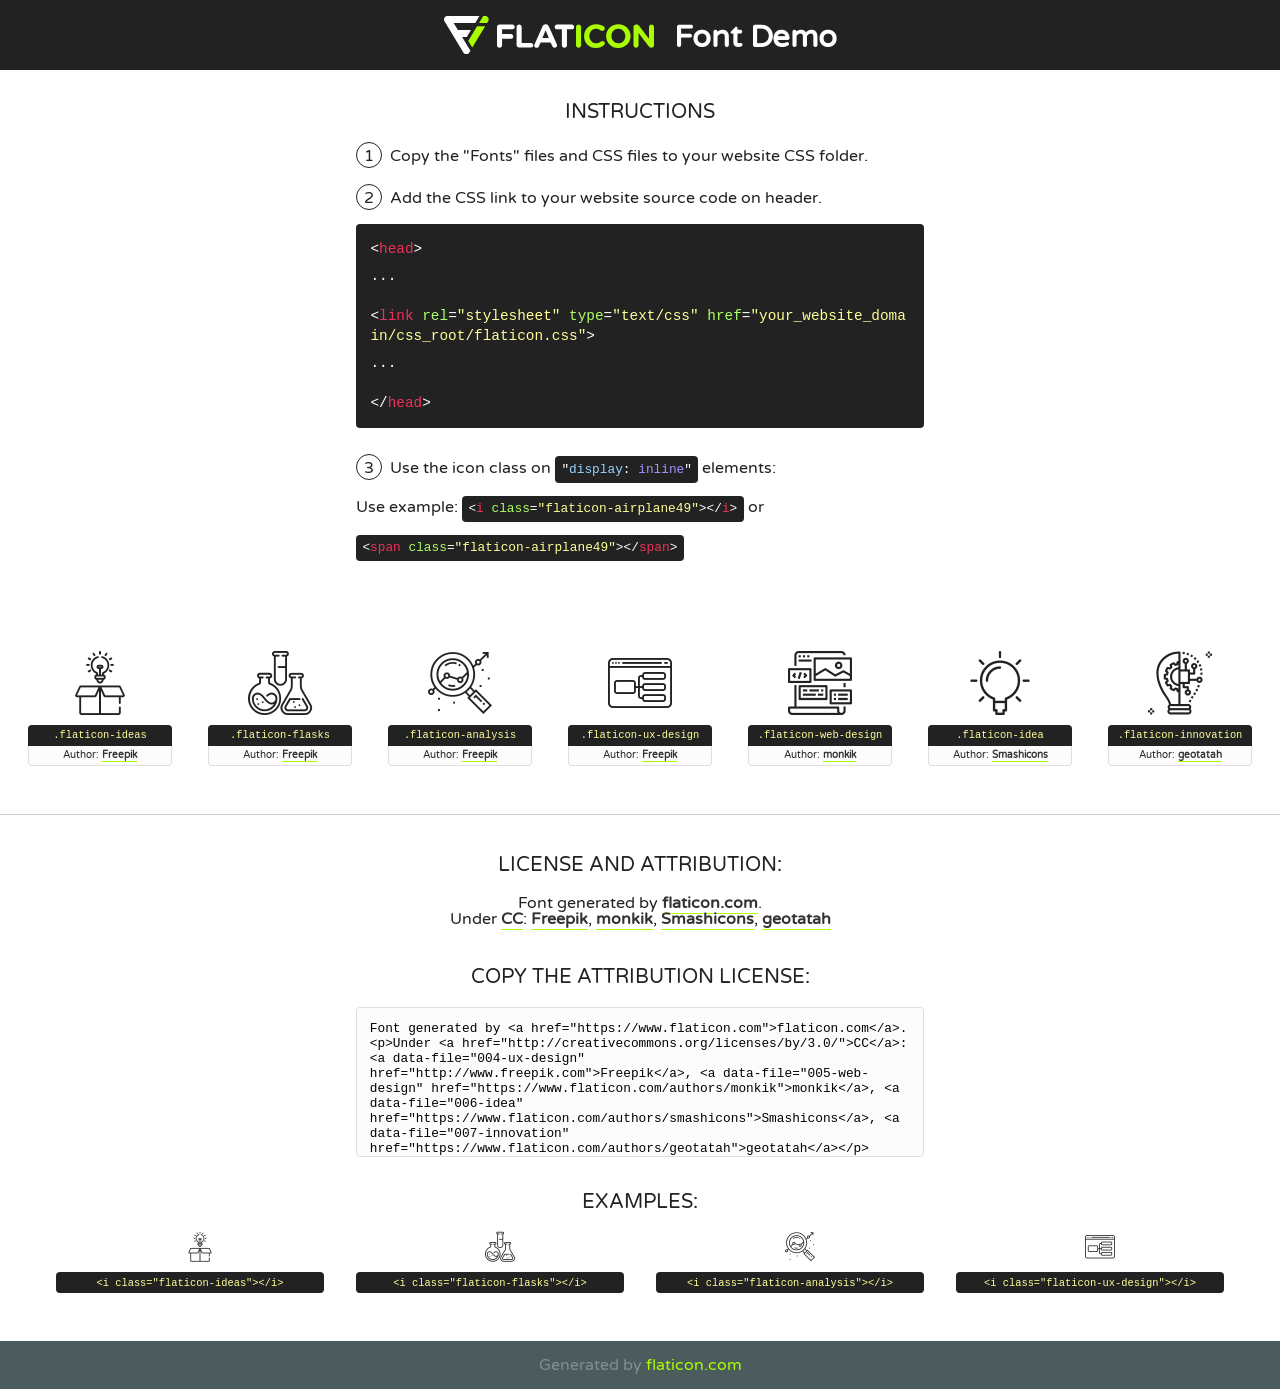
<file: fonts/flaticon/font/flaticon.html>
<!DOCTYPE html>
<!--
  Flaticon icon font: Flaticon
  Creation date: 20/03/2019 02:18
-->
<html>
<!DOCTYPE html>
<html>

<head>
    <title>Flaticon WebFont</title>
    <link href="http://fonts.googleapis.com/css?family=Varela+Round" rel="stylesheet" type="text/css" />
    <link rel="stylesheet" type="text/css" href="flaticon.css">
    <meta charset="UTF-8">
    <style>
    html, body, div, span, applet, object, iframe,
    h1, h2, h3, h4, h5, h6, p, blockquote, pre,
    a, abbr, acronym, address, big, cite, code,
    del, dfn, em, img, ins, kbd, q, s, samp,
    small, strike, strong, sub, sup, tt, var,
    b, u, i, center,
    dl, dt, dd, ol, ul, li,
    fieldset, form, label, legend,
    table, caption, tbody, tfoot, thead, tr, th, td,
    article, aside, canvas, details, embed, 
    figure, figcaption, footer, header, hgroup, 
    menu, nav, output, ruby, section, summary,
    time, mark, audio, video {
        margin: 0;
        padding: 0;
        border: 0;
        font-size: 100%;
        font: inherit;
        vertical-align: baseline;
    }
    /* HTML5 display-role reset for older browsers */
    article, aside, details, figcaption, figure, 
    footer, header, hgroup, menu, nav, section {
        display: block;
    }
    body {
        line-height: 1;
    }
    ol, ul {
        list-style: none;
    }
    blockquote, q {
        quotes: none;
    }
    blockquote:before, blockquote:after,
    q:before, q:after {
        content: '';
        content: none;
    }
    table {
        border-collapse: collapse;
        border-spacing: 0;
    }
    body {
        font-family: 'Varela Round', Helvetica, Arial, sans-serif;
        font-size: 16px;
        color: #222;
    }
    a {
        color: #333;
        border-bottom: 1px solid #a9fd00;
        font-weight: bold;
        text-decoration: none;
    }
    * {
        -moz-box-sizing: border-box;
        -webkit-box-sizing: border-box;
        box-sizing: border-box;
        margin: 0;
        padding: 0;
    }
    [class^="flaticon-"]:before, [class*=" flaticon-"]:before, [class^="flaticon-"]:after, [class*=" flaticon-"]:after {
        font-family: Flaticon;
        font-size: 30px;
        font-style: normal;
        margin-left: 20px;
        color: #333;
    }
    .wrapper {
        max-width: 600px;
        margin: auto;
        padding: 0 1em;
    }
    .title {
        font-size: 1.25em;
        text-align: center;
        margin-bottom: 1em;
        text-transform: uppercase;
    }
    header {
        text-align: center;
        background-color: #222;
        color: #fff;
        padding: 1em;
    }
    header .logo {
        width: 210px;
        height: 38px;
        display: inline-block;
        vertical-align: middle;
        margin-right: 1em;
        border: none;
    }
    header strong {
        font-size: 1.95em;
        font-weight: bold;
        vertical-align: middle;
        margin-top: 5px;
        display: inline-block;
    }
    .demo {
        margin: 2em auto;
        line-height: 1.25em;
    }
    .demo ul li {
        margin-bottom: 1em;
    }
    .demo ul li .num {
        color: #222;
        border-radius: 20px;
        display: inline-block;
        width: 26px;
        padding: 3px;
        height: 26px;
        text-align: center;
        margin-right: 0.5em;
        border: 1px solid #222;
    }
    .demo ul li code {
        background-color: #222;
        border-radius: 4px;
        padding: 0.25em 0.5em;
        display: inline-block;
        color: #fff;
        font-family: Consolas,Monaco,Lucida Console,Liberation Mono,DejaVu Sans Mono,Bitstream Vera Sans Mono,Courier New, monospace;
        font-weight: lighter;
        margin-top: 1em;
        font-size: 0.8em;
        word-break: break-all;
    }
    .demo ul li code.big {
        padding: 1em;
        font-size: 0.9em;
    }
    .demo ul li code .red {
        color: #EF3159;
    }
    .demo ul li code .green {
        color: #ACFF65;
    }
    .demo ul li code .yellow {
        color: #FFFF99;
    }
    .demo ul li code .blue {
        color: #99D3FF;
    }
    .demo ul li code .purple {
        color: #A295FF;
    }
    .demo ul li code .dots {
        margin-top: 0.5em;
        display: block;
    }
    #glyphs {
        border-bottom: 1px solid #ccc;
        padding: 2em 0;
        text-align: center;
    }
    .glyph {
        display: inline-block;
        width: 9em;
        margin: 1em;
        text-align: center;
        vertical-align: top;
        background: #FFF;
    }
    .glyph .glyph-icon {
        padding: 10px;
        display: block;
        font-family:"Flaticon";
        font-size: 64px;
        line-height: 1;
    }
    .glyph .glyph-icon:before {
        font-size: 64px;
        color: #222;
        margin-left: 0;
    }
    .class-name {
        font-size: 0.65em;
        background-color: #222;
        color: #fff;
        border-radius: 4px 4px 0 0;
        padding: 0.5em;
        color: #FFFF99;
        font-family: Consolas,Monaco,Lucida Console,Liberation Mono,DejaVu Sans Mono,Bitstream Vera Sans Mono,Courier New, monospace;
    }
    .author-name {
        font-size: 0.6em;
        background-color: #fcfcfd;
        border: 1px solid #DEDEE4;
        border-top: 0;
        border-radius: 0 0 4px 4px;
        padding: 0.5em;
    }
    .class-name:last-child {
        font-size: 10px;
        color:#888;
    }
    .class-name:last-child a {
        font-size: 10px;
        color:#555;
    }
    .class-name:last-child a:hover {
        color:#a9fd00;
    }
    .glyph > input {
        display: block;
        width: 100px;
        margin: 5px auto;
        text-align: center;
        font-size: 12px;
        cursor: text;
    }
    .glyph > input.icon-input {
        font-family:"Flaticon";
        font-size: 16px;
        margin-bottom: 10px;
    }
    .attribution .title {
        margin-top: 2em;
    }
    .attribution textarea {
        background-color: #fcfcfd;
        padding: 1em;
        border: none;
        box-shadow: none;
        border: 1px solid #DEDEE4;
        border-radius: 4px;
        resize: none;
        width: 100%;
        height: 150px;
        font-size: 0.8em;
        font-family: Consolas,Monaco,Lucida Console,Liberation Mono,DejaVu Sans Mono,Bitstream Vera Sans Mono,Courier New, monospace;
        -webkit-appearance: none;
    }
    .iconsuse {
        margin: 2em auto;
        text-align: center;
        max-width: 1200px;
    }
    .iconsuse:after {
        content: '';
        display: table;
        clear: both;
    }
    .iconsuse .image {
        float: left;
        width: 25%;
        padding: 0 1em;
    }
    .iconsuse .image p {
        margin-bottom: 1em;
    }
    .iconsuse .image span {
        display: block;
        font-size: 0.65em;
        background-color: #222;
        color: #fff;
        border-radius: 4px;
        padding: 0.5em;
        color: #FFFF99;
        margin-top: 1em;
        font-family: Consolas,Monaco,Lucida Console,Liberation Mono,DejaVu Sans Mono,Bitstream Vera Sans Mono,Courier New, monospace;
    }
    #footer {
        text-align: center;
        background-color: #4C5B5C;
        color: #7c9192;
        padding: 1em;
    }
    #footer a {
        border: none;
        color: #a9fd00;
        font-weight: normal;
    }
    @media (max-width: 960px) {
        .iconsuse .image {
            width: 50%;
        }
    }
    @media (max-width: 560px) {
        .iconsuse .image {
            width: 100%;
        }
    }
    </style>
</head>

<body class="characters-off">

    <header>
        <a href="https://www.flaticon.com" target="_blank" class="logo">
            <svg version="1.1" xmlns="http://www.w3.org/2000/svg" xmlns:xlink="http://www.w3.org/1999/xlink" xmlns:a="http://ns.adobe.com/AdobeSVGViewerExtensions/3.0/" viewBox="0 0 560.875 102.036" enable-background="new 0 0 560.875 102.036" xml:space="preserve">
                <defs>
                </defs>
                <g>
                    <g class="letters">
                        <path fill="#ffffff" d="M141.596,29.675c0-3.777,2.985-6.767,6.764-6.767h34.438c3.426,0,6.15,2.728,6.15,6.15
                        c0,3.43-2.724,6.149-6.15,6.149h-27.674v13.091h23.719c3.429,0,6.151,2.724,6.151,6.15c0,3.43-2.723,6.149-6.151,6.149h-23.719
                        v17.574c0,3.773-2.986,6.761-6.764,6.761c-3.779,0-6.764-2.989-6.764-6.761V29.675z"></path>
                        <path fill="#ffffff" d="M193.844,29.149c0-3.781,2.985-6.767,6.764-6.767c3.776,0,6.763,2.985,6.763,6.767v42.957h25.039
                        c3.426,0,6.149,2.726,6.149,6.153c0,3.425-2.723,6.15-6.149,6.15h-31.802c-3.779,0-6.764-2.986-6.764-6.768V29.149z"></path>
                        <path fill="#ffffff" d="M241.891,75.71l21.438-48.407c1.492-3.341,4.215-5.357,7.906-5.357h0.792
                        c3.686,0,6.323,2.017,7.815,5.357l21.439,48.407c0.436,0.967,0.701,1.845,0.701,2.723c0,3.602-2.809,6.501-6.414,6.501
                        c-3.161,0-5.269-1.845-6.499-4.655l-4.132-9.661h-27.059l-4.301,10.102c-1.144,2.631-3.426,4.214-6.237,4.214
                        c-3.517,0-6.24-2.81-6.24-6.325C241.1,77.64,241.451,76.677,241.891,75.71z M279.932,58.666l-8.521-20.297l-8.526,20.297H279.932
                        z"></path>
                        <path fill="#ffffff" d="M314.864,35.387H301.86c-3.429,0-6.239-2.813-6.239-6.238c0-3.429,2.811-6.24,6.239-6.24h39.533
                        c3.426,0,6.237,2.811,6.237,6.24c0,3.425-2.811,6.238-6.237,6.238h-13.001v42.785c0,3.773-2.99,6.761-6.764,6.761
                        c-3.779,0-6.764-2.989-6.764-6.761V35.387z"></path>
                        <path fill="#A9FD00" d="M352.615,29.149c0-3.781,2.985-6.767,6.767-6.767c3.774,0,6.761,2.985,6.761,6.767v49.024
                        c0,3.773-2.987,6.761-6.761,6.761c-3.781,0-6.767-2.989-6.767-6.761V29.149z"></path>
                        <path fill="#A9FD00" d="M374.132,53.836v-0.179c0-17.481,13.178-31.801,32.065-31.801c9.22,0,15.459,2.458,20.557,6.238
                        c1.402,1.054,2.637,2.985,2.637,5.357c0,3.692-2.985,6.59-6.681,6.59c-1.845,0-3.071-0.702-4.044-1.319
                        c-3.776-2.813-7.729-4.393-12.562-4.393c-10.364,0-17.831,8.611-17.831,19.154v0.173c0,10.542,7.291,19.329,17.831,19.329
                        c5.715,0,9.492-1.756,13.359-4.834c1.049-0.874,2.458-1.491,4.039-1.491c3.429,0,6.325,2.813,6.325,6.236
                        c0,2.106-1.056,3.78-2.282,4.834c-5.539,4.834-12.036,7.733-21.878,7.733C387.572,85.464,374.132,71.493,374.132,53.836z"></path>
                        <path fill="#A9FD00" d="M433.009,53.836v-0.179c0-17.481,13.79-31.801,32.766-31.801c18.981,0,32.592,14.143,32.592,31.628v0.173
                        c0,17.483-13.785,31.807-32.769,31.807C446.625,85.464,433.009,71.32,433.009,53.836z M484.224,53.836v-0.179
                        c0-10.539-7.725-19.326-18.626-19.326c-10.893,0-18.449,8.611-18.449,19.154v0.173c0,10.542,7.73,19.329,18.626,19.329
                        C476.676,72.986,484.224,64.378,484.224,53.836z"></path>
                        <path fill="#A9FD00" d="M506.233,29.321c0-3.774,2.99-6.763,6.767-6.763h1.401c3.252,0,5.183,1.583,7.029,3.953l26.093,34.265
                        V29.059c0-3.692,2.99-6.677,6.681-6.677c3.683,0,6.671,2.985,6.671,6.677v48.934c0,3.78-2.987,6.765-6.764,6.765h-0.436
                        c-3.257,0-5.188-1.581-7.034-3.953l-27.056-35.492v32.944c0,3.687-2.985,6.676-6.678,6.676c-3.683,0-6.673-2.989-6.673-6.676
                        V29.321z"></path>
                    </g>
                    <g class="insignia">
                        <path fill="#ffffff" d="M48.372,56.137h12.517l11.156-18.537H37.186L25.688,18.539h57.825L94.668,0H9.271
                        C5.925,0,2.842,1.801,1.198,4.716c-1.644,2.907-1.593,6.482,0.134,9.343l50.38,83.501c1.678,2.781,4.689,4.476,7.938,4.476
                        c3.246,0,6.257-1.695,7.935-4.476l2.898-4.804L48.372,56.137z"></path>
                        <g class="i">
                            <path fill="#A9FD00" d="M93.575,18.539h0.031v0.004l21.652,0.004l2.705-4.488c1.727-2.861,1.778-6.436,0.133-9.343
                            C116.454,1.801,113.371,0,110.026,0h-5.294L93.575,18.539z"></path>
                            <polygon fill="#A9FD00" points="88.291,27.356 64.725,66.486 75.519,84.404 109.942,27.356"></polygon>
                        </g>
                    </g>
                </g>
            </svg>
        </a>
        <strong>Font Demo</strong>
    </header>


    <section class="demo wrapper">

        <p class="title">Instructions</p>

        <ul>
            <li>
                <span class="num">1</span>Copy the "Fonts" files and CSS files to your website CSS folder.
            </li>
            <li>
                <span class="num">2</span>Add the CSS link to your website source code on header.
                <code class="big">
                    &lt;<span class="red">head</span>&gt;
                    <br/><span class="dots">...</span>
                    <br/>&lt;<span class="red">link</span> <span class="green">rel</span>=<span class="yellow">"stylesheet"</span> <span class="green">type</span>=<span class="yellow">"text/css"</span> <span class="green">href</span>=<span class="yellow">"your_website_domain/css_root/flaticon.css"</span>&gt;
                    <br/><span class="dots">...</span>
                    <br/>&lt;/<span class="red">head</span>&gt;
                </code>
            </li>

            <li>
                <p>
                    <span class="num">3</span>Use the icon class on <code>"<span class="blue">display</span>:<span class="purple"> inline</span>"</code> elements:
                    <br />
                    Use example: <code>&lt;<span class="red">i</span> <span class="green">class</span>=<span class="yellow">&quot;flaticon-airplane49&quot;</span>&gt;&lt;/<span class="red">i</span>&gt;</code> or <code>&lt;<span class="red">span</span> <span class="green">class</span>=<span class="yellow">&quot;flaticon-airplane49&quot;</span>&gt;&lt;/<span class="red">span</span>&gt;</code>
            </li>
        </ul>

    </section>




   <section id="glyphs">          
    
      
        <div class="glyph"><div class="glyph-icon flaticon-ideas"></div>
            <div class="class-name">.flaticon-ideas</div>
            <div class="author-name">Author: <a data-file="001-ideas" href="http://www.freepik.com">Freepik</a> </div> 
        </div>        
        
        <div class="glyph"><div class="glyph-icon flaticon-flasks"></div>
            <div class="class-name">.flaticon-flasks</div>
            <div class="author-name">Author: <a data-file="002-flasks" href="http://www.freepik.com">Freepik</a> </div> 
        </div>        
        
        <div class="glyph"><div class="glyph-icon flaticon-analysis"></div>
            <div class="class-name">.flaticon-analysis</div>
            <div class="author-name">Author: <a data-file="003-analysis" href="http://www.freepik.com">Freepik</a> </div> 
        </div>        
        
        <div class="glyph"><div class="glyph-icon flaticon-ux-design"></div>
            <div class="class-name">.flaticon-ux-design</div>
            <div class="author-name">Author: <a data-file="004-ux-design" href="http://www.freepik.com">Freepik</a> </div> 
        </div>        
        
        <div class="glyph"><div class="glyph-icon flaticon-web-design"></div>
            <div class="class-name">.flaticon-web-design</div>
            <div class="author-name">Author: <a data-file="005-web-design" href="https://www.flaticon.com/authors/monkik">monkik</a> </div> 
        </div>        
        
        <div class="glyph"><div class="glyph-icon flaticon-idea"></div>
            <div class="class-name">.flaticon-idea</div>
            <div class="author-name">Author: <a data-file="006-idea" href="https://www.flaticon.com/authors/smashicons">Smashicons</a> </div> 
        </div>        
        
        <div class="glyph"><div class="glyph-icon flaticon-innovation"></div>
            <div class="class-name">.flaticon-innovation</div>
            <div class="author-name">Author: <a data-file="007-innovation" href="https://www.flaticon.com/authors/geotatah">geotatah</a> </div> 
        </div>        
        

    </section>



    <section class="attribution wrapper"   style="text-align:center;">

      <div class="title">License and attribution:</div><div class="attrDiv">Font generated by <a href="https://www.flaticon.com">flaticon.com</a>. <div><p>Under <a href="http://creativecommons.org/licenses/by/3.0/">CC</a>: <a data-file="004-ux-design" href="http://www.freepik.com">Freepik</a>, <a data-file="005-web-design" href="https://www.flaticon.com/authors/monkik">monkik</a>, <a data-file="006-idea" href="https://www.flaticon.com/authors/smashicons">Smashicons</a>, <a data-file="007-innovation" href="https://www.flaticon.com/authors/geotatah">geotatah</a></p>  </div>
      </div>
      <div class="title">Copy the Attribution License:</div>

    <textarea onclick="this.focus();this.select();">Font generated by &lt;a href=&quot;https://www.flaticon.com&quot;&gt;flaticon.com&lt;/a&gt;. <p>Under <a href="http://creativecommons.org/licenses/by/3.0/">CC</a>: <a data-file="004-ux-design" href="http://www.freepik.com">Freepik</a>, <a data-file="005-web-design" href="https://www.flaticon.com/authors/monkik">monkik</a>, <a data-file="006-idea" href="https://www.flaticon.com/authors/smashicons">Smashicons</a>, <a data-file="007-innovation" href="https://www.flaticon.com/authors/geotatah">geotatah</a></p>  
     </textarea>

    </section>

    <section class="iconsuse">

          <div class="title">Examples:</div>            
             
            <div class="image">
                <p>
                    <i class="glyph-icon flaticon-ideas"></i> 
                    <span>&lt;i class=&quot;flaticon-ideas&quot;&gt;&lt;/i&gt;</span>
                </p>
            </div>
            
            <div class="image">
                <p>
                    <i class="glyph-icon flaticon-flasks"></i> 
                    <span>&lt;i class=&quot;flaticon-flasks&quot;&gt;&lt;/i&gt;</span>
                </p>
            </div>
            
            <div class="image">
                <p>
                    <i class="glyph-icon flaticon-analysis"></i> 
                    <span>&lt;i class=&quot;flaticon-analysis&quot;&gt;&lt;/i&gt;</span>
                </p>
            </div>
            
            <div class="image">
                <p>
                    <i class="glyph-icon flaticon-ux-design"></i> 
                    <span>&lt;i class=&quot;flaticon-ux-design&quot;&gt;&lt;/i&gt;</span>
                </p>
            </div>
                       
        </div>
                            
    </section>

<div id="footer">
    <div>Generated by <a href="https://www.flaticon.com">flaticon.com</a>
    </div>
</div>



</body>
</html>
</file>
<file: css/ai-theme.css>
/* ============================================================
   Shivrajsinh Bhosale — AI Portfolio Theme
   Dark glassmorphic with neural-network accents
   ============================================================ */

:root {
  --bg-0: #07070d;
  --bg-1: #0c0c16;
  --bg-2: #11111d;
  --glass: rgba(20, 20, 35, 0.55);
  --glass-border: rgba(127, 119, 221, 0.22);
  --glass-border-strong: rgba(127, 119, 221, 0.45);
  --text-0: #f4f4fa;
  --text-1: #c9c9da;
  --text-2: #8b8ba0;
  --accent: #7f77dd;
  --accent-2: #5dcaa5;
  --accent-3: #f0997b;
  --accent-warn: #ef9f27;
  --mono: 'JetBrains Mono', 'SF Mono', ui-monospace, Menlo, monospace;
  --sans: 'Inter', 'Poppins', -apple-system, system-ui, sans-serif;
}

* { box-sizing: border-box; }

html, body {
  margin: 0;
  padding: 0;
  background: var(--bg-0);
  color: var(--text-1);
  font-family: var(--sans);
  font-weight: 300;
  line-height: 1.65;
  -webkit-font-smoothing: antialiased;
  scroll-behavior: smooth;
  overflow-x: hidden;
}

a { color: var(--accent); text-decoration: none; transition: color .2s; }
a:hover { color: var(--accent-2); }

img { max-width: 100%; height: auto; }

/* Neural-network background canvas */
#neural-bg {
  position: fixed;
  top: 0; left: 0;
  width: 100vw; height: 100vh;
  z-index: -1;
  pointer-events: none;
}

/* Subtle radial overlay so content stays readable */
body::before {
  content: '';
  position: fixed;
  inset: 0;
  background:
    radial-gradient(1200px 600px at 80% 10%, rgba(127, 119, 221, 0.15), transparent 60%),
    radial-gradient(900px 500px at 10% 90%, rgba(93, 202, 165, 0.10), transparent 60%);
  pointer-events: none;
  z-index: -1;
}

/* ============================================================
   Navbar
   ============================================================ */
.ai-nav {
  position: fixed;
  top: 0; left: 0; right: 0;
  z-index: 100;
  padding: 14px 0;
  backdrop-filter: blur(14px) saturate(140%);
  -webkit-backdrop-filter: blur(14px) saturate(140%);
  background: rgba(7, 7, 13, 0.55);
  border-bottom: 1px solid rgba(127, 119, 221, 0.12);
  transition: padding .25s ease;
}
.ai-nav.scrolled { padding: 10px 0; }
.ai-nav .container {
  max-width: 1180px;
  margin: 0 auto;
  padding: 0 24px;
  display: flex;
  align-items: center;
  justify-content: space-between;
}
.ai-nav .brand {
  font-family: var(--mono);
  font-size: 15px;
  color: var(--text-0);
  letter-spacing: 0.5px;
}
.ai-nav .brand .prompt { color: var(--accent); margin-right: 6px; }
.ai-nav .brand .cursor {
  display: inline-block;
  width: 8px; height: 14px;
  background: var(--accent);
  margin-left: 4px;
  vertical-align: -2px;
  animation: blink 1s steps(1) infinite;
}
@keyframes blink { 50% { opacity: 0; } }

.ai-nav ul {
  list-style: none;
  display: flex;
  gap: 28px;
  margin: 0; padding: 0;
}
.ai-nav ul a {
  font-family: var(--mono);
  font-size: 13px;
  color: var(--text-2);
  position: relative;
}
.ai-nav ul a:hover, .ai-nav ul a.active { color: var(--text-0); }
.ai-nav ul a::before { content: ''; color: var(--accent); margin-right: 4px; opacity: 0; transition: opacity .2s; }
.ai-nav ul a:hover::before, .ai-nav ul a.active::before { content: '> '; opacity: 1; }

.ai-nav .menu-btn {
  display: none;
  background: none;
  border: 1px solid var(--glass-border);
  color: var(--text-0);
  padding: 8px 12px;
  border-radius: 6px;
  font-family: var(--mono);
  font-size: 12px;
  cursor: pointer;
}

@media (max-width: 820px) {
  .ai-nav ul { display: none; }
  .ai-nav ul.open {
    display: flex;
    flex-direction: column;
    position: absolute;
    top: 100%; right: 24px;
    background: var(--bg-1);
    border: 1px solid var(--glass-border);
    border-radius: 10px;
    padding: 16px 20px;
    gap: 14px;
  }
  .ai-nav .menu-btn { display: inline-block; }
}

/* ============================================================
   Hero
   ============================================================ */
.hero {
  min-height: 100vh;
  display: flex;
  align-items: center;
  padding: 120px 24px 60px;
}
.hero .container {
  max-width: 1180px;
  margin: 0 auto;
  display: grid;
  grid-template-columns: 1.4fr 1fr;
  gap: 48px;
  align-items: center;
  width: 100%;
}
.hero .badge {
  font-family: var(--mono);
  font-size: 12px;
  color: var(--accent);
  letter-spacing: 2px;
  margin-bottom: 18px;
}
.hero .badge .dot {
  display: inline-block;
  width: 8px; height: 8px;
  border-radius: 50%;
  background: var(--accent-2);
  box-shadow: 0 0 12px var(--accent-2);
  margin-right: 8px;
  animation: pulse 2s ease-in-out infinite;
}
@keyframes pulse {
  0%,100% { opacity: 1; transform: scale(1); }
  50% { opacity: .6; transform: scale(0.9); }
}
.hero h1 {
  font-family: var(--sans);
  font-size: clamp(36px, 6vw, 64px);
  font-weight: 500;
  color: var(--text-0);
  line-height: 1.05;
  margin: 0 0 18px;
  letter-spacing: -1px;
}
.hero h1 .grad {
  background: linear-gradient(120deg, var(--accent), var(--accent-2));
  -webkit-background-clip: text;
  background-clip: text;
  color: transparent;
}
.hero .role {
  font-family: var(--mono);
  font-size: 16px;
  color: var(--text-1);
  margin: 0 0 14px;
  min-height: 1.6em;
}
.hero .role .type-out::after {
  content: '|';
  color: var(--accent);
  margin-left: 2px;
  animation: blink 1s steps(1) infinite;
}
.hero .desc {
  font-size: 16px;
  color: var(--text-2);
  max-width: 520px;
  margin: 0 0 28px;
}
.hero .cta-row { display: flex; gap: 12px; flex-wrap: wrap; }

.btn {
  display: inline-flex;
  align-items: center;
  gap: 8px;
  padding: 12px 22px;
  border-radius: 8px;
  font-family: var(--mono);
  font-size: 13px;
  cursor: pointer;
  border: 1px solid transparent;
  transition: transform .15s, box-shadow .2s, background .2s, border-color .2s;
}
.btn-primary {
  background: var(--accent);
  color: #fff;
  border-color: var(--accent);
}
.btn-primary:hover {
  background: #6a62cf;
  color: #fff;
  transform: translateY(-1px);
  box-shadow: 0 8px 24px -8px var(--accent);
}
.btn-ghost {
  background: transparent;
  color: var(--text-0);
  border-color: var(--glass-border-strong);
}
.btn-ghost:hover {
  border-color: var(--accent);
  color: var(--accent);
  transform: translateY(-1px);
}

/* Hero status terminal */
.term-card {
  background: var(--glass);
  border: 1px solid var(--glass-border);
  border-radius: 14px;
  backdrop-filter: blur(20px) saturate(140%);
  -webkit-backdrop-filter: blur(20px) saturate(140%);
  padding: 16px 18px;
  font-family: var(--mono);
  font-size: 12.5px;
  line-height: 1.85;
  box-shadow: 0 20px 60px -20px rgba(0,0,0,0.6);
}
.term-card .term-head {
  display: flex;
  align-items: center;
  gap: 6px;
  padding-bottom: 10px;
  margin-bottom: 10px;
  border-bottom: 1px solid rgba(127,119,221,0.15);
}
.term-card .term-head .d {
  width: 10px; height: 10px; border-radius: 50%;
}
.term-card .term-head .d.r { background: #ff5f57; }
.term-card .term-head .d.y { background: #febc2e; }
.term-card .term-head .d.g { background: #28c840; }
.term-card .term-head .t {
  margin-left: 8px;
  color: var(--text-2);
  font-size: 11px;
}
.term-card .k { color: var(--accent-2); }
.term-card .s { color: var(--accent-3); }
.term-card .n { color: #85b7eb; }
.term-card .c { color: var(--text-2); }
.term-card .ok { color: var(--accent-2); }
.term-card .ok::after {
  content: '';
  display: inline-block;
  width: 6px; height: 6px;
  border-radius: 50%;
  background: var(--accent-2);
  box-shadow: 0 0 8px var(--accent-2);
  margin-left: 6px;
  vertical-align: 2px;
}

/* Tech-stack chips */
.chips {
  display: flex;
  gap: 8px;
  flex-wrap: wrap;
  margin-top: 22px;
}
.chip {
  font-family: var(--mono);
  font-size: 11px;
  color: var(--text-1);
  padding: 5px 11px;
  border-radius: 20px;
  border: 1px solid var(--glass-border);
  background: rgba(127,119,221,0.06);
}

/* ============================================================
   Sections / typography
   ============================================================ */
section {
  padding: 100px 24px;
  position: relative;
}
section .container {
  max-width: 1180px;
  margin: 0 auto;
}
.section-head {
  margin-bottom: 56px;
  text-align: center;
}
.section-head .eyebrow {
  font-family: var(--mono);
  font-size: 12px;
  color: var(--accent);
  letter-spacing: 3px;
  margin-bottom: 12px;
}
.section-head h2 {
  font-family: var(--sans);
  font-size: clamp(28px, 4vw, 42px);
  font-weight: 500;
  color: var(--text-0);
  margin: 0 0 10px;
  letter-spacing: -0.5px;
}
.section-head p {
  color: var(--text-2);
  max-width: 640px;
  margin: 0 auto;
}

/* ============================================================
   About
   ============================================================ */
.about-grid {
  display: grid;
  grid-template-columns: 1fr 1.4fr;
  gap: 48px;
  align-items: center;
}
.about-photo {
  position: relative;
  border-radius: 16px;
  overflow: hidden;
  border: 1px solid var(--glass-border);
  background: var(--glass);
  backdrop-filter: blur(20px);
  -webkit-backdrop-filter: blur(20px);
  aspect-ratio: 1 / 1.05;
  display: flex;
  align-items: center;
  justify-content: center;
}
.about-photo img {
  width: 100%;
  height: 100%;
  object-fit: contain;
}
.about-photo::after {
  content: '';
  position: absolute;
  inset: 0;
  background: linear-gradient(to top, rgba(7,7,13,0.6), transparent 55%);
  pointer-events: none;
}
.about-copy p {
  font-size: 15.5px;
  color: var(--text-1);
  margin: 0 0 18px;
}
.about-meta {
  list-style: none;
  margin: 24px 0 0; padding: 0;
  display: grid;
  grid-template-columns: 1fr 1fr;
  gap: 12px;
}
.about-meta li {
  font-family: var(--mono);
  font-size: 12.5px;
  color: var(--text-1);
  padding: 10px 14px;
  border-radius: 8px;
  border: 1px solid var(--glass-border);
  background: rgba(20,20,35,0.4);
}
.about-meta li .label {
  display: block;
  font-size: 10.5px;
  color: var(--accent);
  letter-spacing: 1.5px;
  margin-bottom: 4px;
}

/* ============================================================
   Education timeline
   ============================================================ */
.edu-grid {
  display: grid;
  grid-template-columns: repeat(3, 1fr);
  gap: 18px;
}
.edu-card {
  background: var(--glass);
  border: 1px solid var(--glass-border);
  border-radius: 14px;
  padding: 22px 20px;
  backdrop-filter: blur(20px);
  -webkit-backdrop-filter: blur(20px);
  transition: transform .25s, border-color .25s;
}
.edu-card:hover { transform: translateY(-4px); border-color: var(--accent); }
.edu-card .date {
  display: inline-block;
  font-family: var(--mono);
  font-size: 11px;
  color: var(--accent);
  background: rgba(127,119,221,0.12);
  padding: 4px 10px;
  border-radius: 20px;
  margin-bottom: 14px;
}
.edu-card h3 {
  font-family: var(--sans);
  font-size: 17px;
  font-weight: 500;
  color: var(--text-0);
  margin: 0 0 6px;
}
.edu-card .inst {
  font-size: 13px;
  color: var(--text-2);
  margin: 0 0 10px;
}
.edu-card .score {
  font-family: var(--mono);
  font-size: 13px;
  color: var(--accent-2);
}

/* ============================================================
   Projects
   ============================================================ */
.proj-grid {
  display: grid;
  grid-template-columns: 1fr 1fr;
  gap: 18px;
}
.proj-card {
  position: relative;
  background: var(--glass);
  border: 1px solid var(--glass-border);
  border-radius: 16px;
  padding: 24px;
  backdrop-filter: blur(20px);
  -webkit-backdrop-filter: blur(20px);
  display: flex;
  flex-direction: column;
  transition: transform .25s, border-color .25s, box-shadow .25s;
  overflow: hidden;
}
.proj-card::before {
  content: '';
  position: absolute;
  inset: 0;
  background: linear-gradient(135deg, rgba(127,119,221,0.08), transparent 55%);
  pointer-events: none;
}
.proj-card:hover {
  transform: translateY(-6px);
  border-color: var(--accent);
  box-shadow: 0 24px 60px -24px rgba(127,119,221,0.4);
}
.proj-head {
  display: flex;
  justify-content: space-between;
  align-items: center;
  margin-bottom: 14px;
  font-family: var(--mono);
  font-size: 11px;
}
.proj-head .id { color: var(--accent); letter-spacing: 1.5px; }
.proj-head .meta {
  display: flex;
  gap: 12px;
  color: var(--text-2);
}
.proj-head .meta span i { margin-right: 4px; color: var(--accent-warn); }
.proj-card h3 {
  font-family: var(--sans);
  font-size: 19px;
  font-weight: 500;
  color: var(--text-0);
  margin: 0 0 10px;
}
.proj-card p {
  font-size: 14px;
  color: var(--text-2);
  margin: 0 0 18px;
  flex-grow: 1;
}
.proj-tags { display: flex; gap: 6px; flex-wrap: wrap; margin-bottom: 16px; }
.proj-tags .tag {
  font-family: var(--mono);
  font-size: 10.5px;
  padding: 3px 9px;
  border-radius: 4px;
}
.tag.purple { background: rgba(127,119,221,0.16); color: #a59ff5; }
.tag.teal   { background: rgba(93,202,165,0.16); color: var(--accent-2); }
.tag.coral  { background: rgba(240,153,123,0.16); color: var(--accent-3); }
.tag.amber  { background: rgba(239,159,39,0.16); color: var(--accent-warn); }
.tag.blue   { background: rgba(133,183,235,0.16); color: #85b7eb; }
.tag.green  { background: rgba(151,196,89,0.16); color: #97c459; }
.proj-card .actions { display: flex; gap: 10px; }
.proj-card .actions a {
  font-family: var(--mono);
  font-size: 12px;
  padding: 8px 14px;
  border-radius: 6px;
  border: 1px solid var(--glass-border-strong);
  color: var(--text-0);
}
.proj-card .actions a:hover { background: var(--accent); border-color: var(--accent); color: #fff; }

.proj-card.more {
  display: flex;
  align-items: center;
  justify-content: center;
  text-align: center;
  min-height: 180px;
  font-family: var(--mono);
}
.proj-card.more a {
  font-size: 14px;
  color: var(--accent);
}

/* ============================================================
   Blog
   ============================================================ */
.blog-grid {
  display: grid;
  grid-template-columns: repeat(3, 1fr);
  gap: 18px;
}
.blog-card {
  background: var(--glass);
  border: 1px solid var(--glass-border);
  border-radius: 14px;
  overflow: hidden;
  backdrop-filter: blur(20px);
  -webkit-backdrop-filter: blur(20px);
  transition: transform .25s, border-color .25s;
}
.blog-card:hover { transform: translateY(-4px); border-color: var(--accent); }
.blog-card .cover {
  aspect-ratio: 16 / 9;
  background: linear-gradient(135deg, var(--accent), #534ab7);
  position: relative;
  display: flex;
  align-items: center;
  justify-content: center;
  font-family: var(--mono);
  color: rgba(255,255,255,0.92);
  font-size: 14px;
  text-align: center;
  padding: 12px;
  letter-spacing: 0.5px;
}
.blog-card .cover.qkv::before {
  content: 'softmax(Q·Kᵀ/√dₖ)V';
  font-size: 18px;
  font-family: var(--mono);
}
.blog-card .cover.qkv span { display: none; }
.blog-card .body { padding: 20px; }
.blog-card .meta {
  font-family: var(--mono);
  font-size: 11px;
  color: var(--text-2);
  margin-bottom: 10px;
}
.blog-card h3 {
  font-family: var(--sans);
  font-size: 17px;
  font-weight: 500;
  color: var(--text-0);
  margin: 0 0 8px;
  line-height: 1.3;
}
.blog-card h3 a { color: inherit; }
.blog-card h3 a:hover { color: var(--accent); }
.blog-card p {
  font-size: 13.5px;
  color: var(--text-2);
  margin: 0 0 12px;
}
.blog-card .read {
  font-family: var(--mono);
  font-size: 12px;
  color: var(--accent);
}

/* ============================================================
   Stats / counter strip
   ============================================================ */
.stats {
  display: grid;
  grid-template-columns: repeat(4, 1fr);
  gap: 18px;
}
.stat {
  background: var(--glass);
  border: 1px solid var(--glass-border);
  border-radius: 14px;
  padding: 28px 18px;
  text-align: center;
  backdrop-filter: blur(20px);
  -webkit-backdrop-filter: blur(20px);
}
.stat .n {
  font-family: var(--mono);
  font-size: 38px;
  font-weight: 500;
  color: var(--text-0);
  display: block;
  margin-bottom: 6px;
}
.stat .l {
  font-size: 12.5px;
  color: var(--text-2);
  font-family: var(--mono);
  letter-spacing: 1px;
}

/* ============================================================
   CV / Contact
   ============================================================ */
.cv-wrap {
  background: var(--glass);
  border: 1px solid var(--glass-border);
  border-radius: 14px;
  padding: 18px;
  backdrop-filter: blur(20px);
  -webkit-backdrop-filter: blur(20px);
}
.cv-wrap iframe {
  width: 100%;
  height: 720px;
  border: 0;
  border-radius: 8px;
  background: #fff;
}
.cv-actions { text-align: center; margin-top: 24px; }

.contact-grid {
  display: grid;
  grid-template-columns: repeat(4, 1fr);
  gap: 18px;
}
.contact-card {
  background: var(--glass);
  border: 1px solid var(--glass-border);
  border-radius: 14px;
  padding: 28px 20px;
  text-align: center;
  backdrop-filter: blur(20px);
  -webkit-backdrop-filter: blur(20px);
  transition: transform .25s, border-color .25s;
}
.contact-card:hover { transform: translateY(-4px); border-color: var(--accent); }
.contact-card .icon {
  width: 52px; height: 52px;
  margin: 0 auto 14px;
  border-radius: 50%;
  background: rgba(127,119,221,0.15);
  color: var(--accent);
  display: flex;
  align-items: center;
  justify-content: center;
  font-size: 22px;
}
.contact-card h3 {
  font-family: var(--sans);
  font-size: 15px;
  font-weight: 500;
  color: var(--text-0);
  margin: 0 0 6px;
}
.contact-card p, .contact-card a {
  font-family: var(--mono);
  font-size: 12.5px;
  color: var(--text-2);
  margin: 0;
}
.contact-card a:hover { color: var(--accent); }

/* ============================================================
   Footer
   ============================================================ */
footer.ai-footer {
  border-top: 1px solid rgba(127,119,221,0.15);
  padding: 40px 24px 30px;
  text-align: center;
}
footer .container {
  max-width: 1180px;
  margin: 0 auto;
}
footer .socials {
  display: flex;
  justify-content: center;
  gap: 14px;
  margin: 16px 0 18px;
}
footer .socials a {
  width: 38px; height: 38px;
  border-radius: 50%;
  border: 1px solid var(--glass-border);
  display: flex;
  align-items: center;
  justify-content: center;
  color: var(--text-1);
  font-size: 15px;
}
footer .socials a:hover { background: var(--accent); color: #fff; border-color: var(--accent); }
footer .small {
  font-family: var(--mono);
  font-size: 11px;
  color: var(--text-2);
}
footer .small .heart { color: var(--accent-3); }

/* ============================================================
   Reveal-on-scroll
   ============================================================ */
.reveal { opacity: 0; transform: translateY(20px); transition: opacity .7s, transform .7s; }
.reveal.in { opacity: 1; transform: none; }

/* ============================================================
   Responsive
   ============================================================ */
@media (max-width: 900px) {
  .hero .container { grid-template-columns: 1fr; gap: 32px; }
  .about-grid { grid-template-columns: 1fr; }
  .edu-grid { grid-template-columns: 1fr; }
  .proj-grid { grid-template-columns: 1fr; }
  .blog-grid { grid-template-columns: 1fr; }
  .stats { grid-template-columns: repeat(2, 1fr); }
  .contact-grid { grid-template-columns: repeat(2, 1fr); }
  .about-meta { grid-template-columns: 1fr; }
  section { padding: 70px 20px; }
  .hero { padding: 110px 20px 60px; }
}
</file>
<file: fonts/flaticon/font/flaticon.css>
/*
  	Flaticon icon font: Flaticon
  	Creation date: 20/03/2019 02:18
  	*/

@font-face {
  font-family: "Flaticon";
  src: url("./Flaticon.eot");
  src: url("./Flaticon.eot?#iefix") format("embedded-opentype"),
       url("./Flaticon.woff2") format("woff2"),
       url("./Flaticon.woff") format("woff"),
       url("./Flaticon.ttf") format("truetype"),
       url("./Flaticon.svg#Flaticon") format("svg");
  font-weight: normal;
  font-style: normal;
}

@media screen and (-webkit-min-device-pixel-ratio:0) {
  @font-face {
    font-family: "Flaticon";
    src: url("./Flaticon.svg#Flaticon") format("svg");
  }
}

[class^="flaticon-"]:before, [class*=" flaticon-"]:before,
[class^="flaticon-"]:after, [class*=" flaticon-"]:after {   
  font-family: Flaticon;
        font-size: 20px;
font-style: normal;
margin-left: 20px;
}

.flaticon-ideas:before { content: "\f100"; }
.flaticon-flasks:before { content: "\f101"; }
.flaticon-analysis:before { content: "\f102"; }
.flaticon-ux-design:before { content: "\f103"; }
.flaticon-web-design:before { content: "\f104"; }
.flaticon-idea:before { content: "\f105"; }
.flaticon-innovation:before { content: "\f106"; }
</file>
